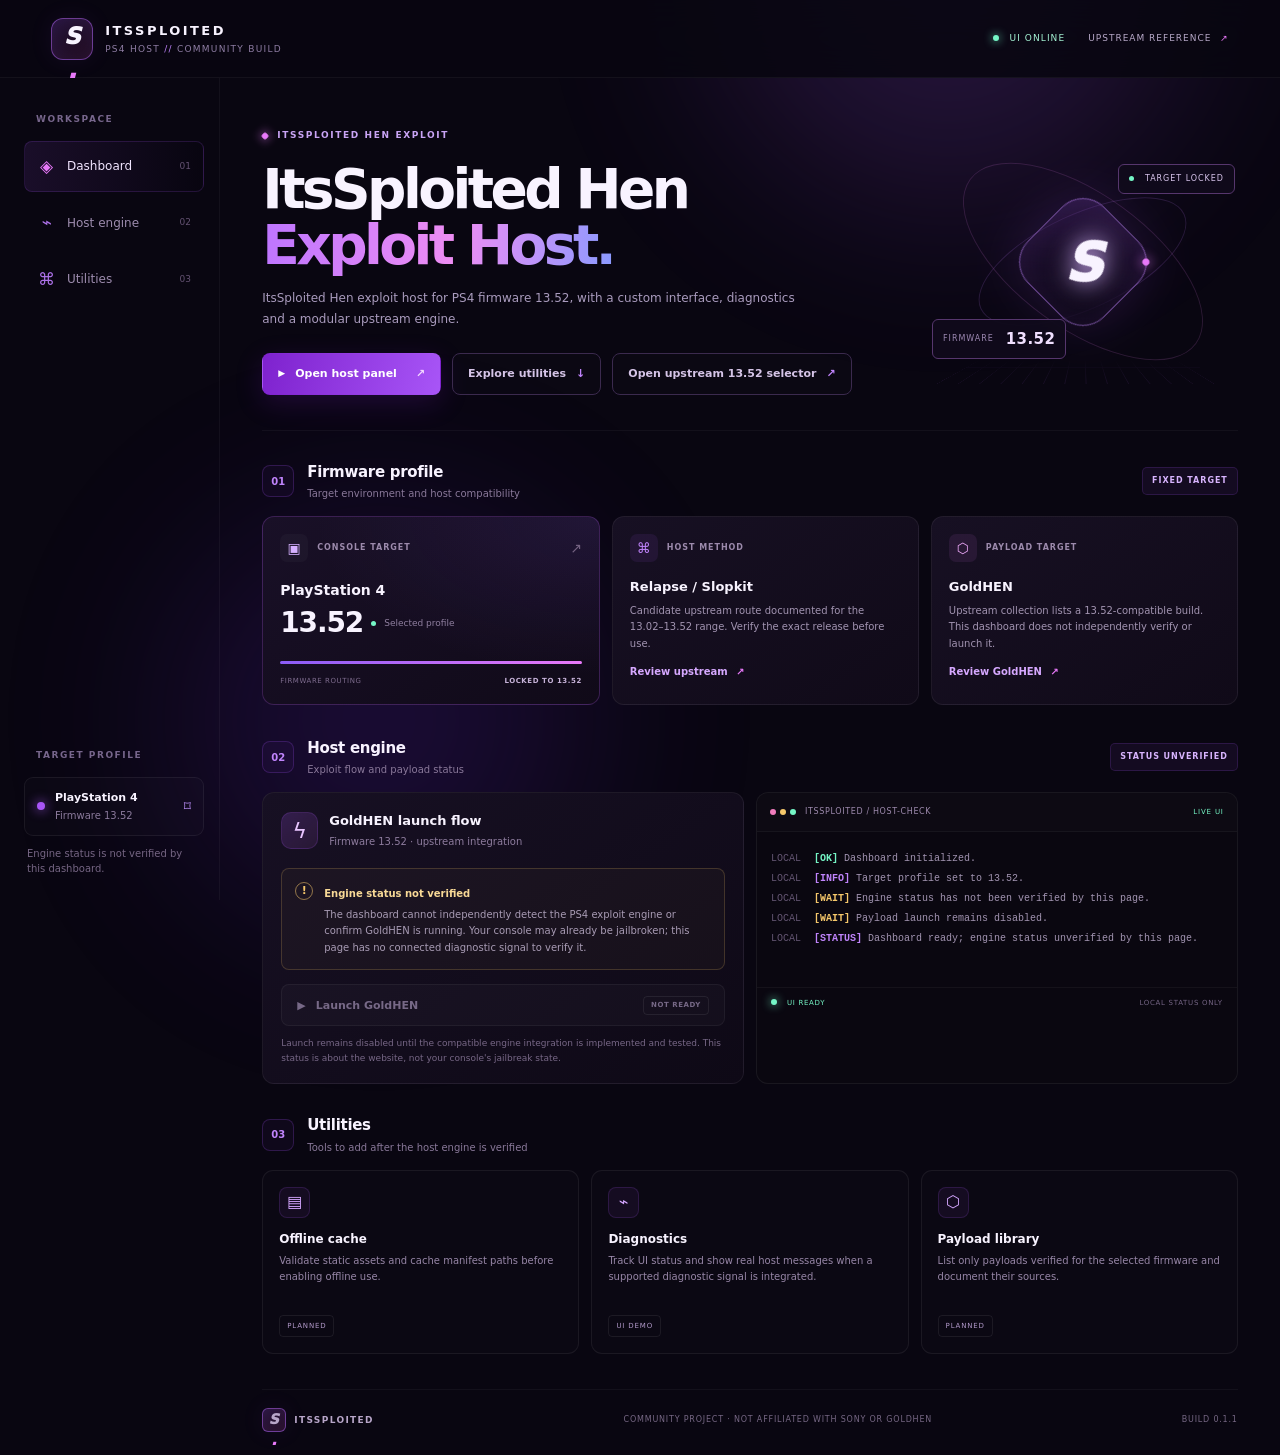
<file: index.html>
<!doctype html>
<html lang="en">
<head>
  <meta charset="utf-8">
  <meta name="viewport" content="width=device-width, initial-scale=1">
  <meta name="theme-color" content="#090611">
  <meta name="description" content="ItsSploited PS4 Host — firmware 13.52 project.">
  <title>ItsSploited // PS4 Host</title>
  <link rel="stylesheet" href="assets__css__main.css">
</head>
<body>
  <div class="ambient ambient-a"></div><div class="ambient ambient-b"></div>
  <header class="topbar">
    <a class="brand" href="./" aria-label="ItsSploited home">
      <span class="logo">S<span>.</span></span>
      <span class="brand-copy"><strong>ITSSPLOITED</strong><small>PS4 HOST <i>//</i> COMMUNITY BUILD</small></span>
    </a>
    <div class="top-right">
      <span class="connection"><i></i> UI ONLINE</span>
      <a class="github-link" href="https://github.com/eddieygaming/ps4aio" target="_blank" rel="noopener noreferrer">UPSTREAM REFERENCE <span>↗</span></a>
    </div>
  </header>

  <main class="shell">
    <aside class="sidebar">
      <div class="side-label">WORKSPACE</div>
      <a class="nav-item active" href="#dashboard"><span class="nav-icon">◈</span> Dashboard <b>01</b></a>
      <a class="nav-item" href="#host"><span class="nav-icon">⌁</span> Host engine <b>02</b></a>
      <a class="nav-item" href="#utilities"><span class="nav-icon">⌘</span> Utilities <b>03</b></a>
      <div class="sidebar-bottom">
        <div class="side-label">TARGET PROFILE</div>
        <div class="target-mini"><span class="ps-dot"></span><div><strong>PlayStation 4</strong><small>Firmware 13.52</small></div><span class="lock">⌑</span></div>
        <div class="sidebar-note">Engine status is not verified by this dashboard.</div>
      </div>
    </aside>

    <div class="content" id="dashboard">
      <section class="hero">
        <div class="hero-copy">
          <div class="eyebrow"><span></span> ITSSPLOITED HEN EXPLOIT</div>
          <h1>ItsSploited Hen<br><em>Exploit Host.</em></h1>
          <p>ItsSploited Hen exploit host for PS4 firmware 13.52, with a custom interface, diagnostics and a modular upstream engine.</p>
          <div class="hero-actions">
            <a class="btn btn-primary" href="#host"><span class="play">▶</span> Open host panel <span class="arrow">↗</span></a>
            <a class="btn btn-quiet" href="#utilities">Explore utilities <span>↓</span></a>
            <a class="btn btn-quiet" href="relapse__version-selector.html">Open upstream 13.52 selector <span>↗</span></a>
          </div>
        </div>
        <div class="hero-art" aria-hidden="true">
          <div class="orbit orbit-one"></div><div class="orbit orbit-two"></div>
          <div class="core"><span>S</span><i></i></div>
          <div class="float-tag tag-top"><span class="tiny-pulse"></span> TARGET LOCKED</div>
          <div class="float-tag tag-bottom"><small>FIRMWARE</small><strong>13.52</strong></div>
          <div class="grid-floor"></div>
        </div>
      </section>

      <section class="section-title">
        <div><span class="section-number">01</span><div><h2>Firmware profile</h2><p>Target environment and host compatibility</p></div></div>
        <span class="pill pill-purple">FIXED TARGET</span>
      </section>
      <section class="profile-grid">
        <article class="profile-card main-profile">
          <div class="card-top"><span class="device-icon">▣</span><span class="tiny-label">CONSOLE TARGET</span><span class="corner-mark">↗</span></div>
          <div class="profile-name">PlayStation 4</div>
          <div class="firmware-line"><strong>13.52</strong><span class="verified-dot"></span><span>Selected profile</span></div>
          <div class="progress-track"><span></span></div>
          <div class="profile-bottom"><span>FIRMWARE ROUTING</span><strong>LOCKED TO 13.52</strong></div>
        </article>
        <article class="profile-card compact-card">
          <div class="card-top"><span class="device-icon purple">⌘</span><span class="tiny-label">HOST METHOD</span></div>
          <h3>Relapse / Slopkit</h3>
          <p>Candidate upstream route documented for the 13.02–13.52 range. Verify the exact release before use.</p>
          <a href="https://github.com/eddieygaming/ps4aio" target="_blank" rel="noopener noreferrer" class="text-link">Review upstream <span>↗</span></a>
        </article>
        <article class="profile-card compact-card">
          <div class="card-top"><span class="device-icon pink">⬡</span><span class="tiny-label">PAYLOAD TARGET</span></div>
          <h3>GoldHEN</h3>
          <p>Upstream collection lists a 13.52-compatible build. This dashboard does not independently verify or launch it.</p>
          <a href="https://github.com/GoldHEN/GoldHEN" target="_blank" rel="noopener noreferrer" class="text-link">Review GoldHEN <span>↗</span></a>
        </article>
      </section>

      <section class="section-title host-title" id="host">
        <div><span class="section-number">02</span><div><h2>Host engine</h2><p>Exploit flow and payload status</p></div></div>
        <span class="pill pill-purple"><i></i> STATUS UNVERIFIED</span>
      </section>
      <section class="engine-layout">
        <article class="engine-card">
          <div class="engine-heading"><div class="engine-icon">ϟ</div><div><h3>GoldHEN launch flow</h3><p>Firmware 13.52 · upstream integration</p></div></div>
          <div class="warning-box"><span>!</span><div><strong>Engine status not verified</strong><p>The dashboard cannot independently detect the PS4 exploit engine or confirm GoldHEN is running. Your console may already be jailbroken; this page has no connected diagnostic signal to verify it.</p></div></div>
          <button class="btn btn-disabled" id="launchButton" disabled><span>▶</span> Launch GoldHEN <small>NOT READY</small></button>
          <p class="fineprint">Launch remains disabled until the compatible engine integration is implemented and tested. This status is about the website, not your console's jailbreak state.</p>
        </article>
        <article class="terminal-card">
          <div class="terminal-top"><div><span class="terminal-dot"></span><span class="terminal-dot"></span><span class="terminal-dot"></span></div><span>ITSSPLOITED / HOST-CHECK</span><span class="live-label">LIVE UI</span></div>
          <div class="terminal-body" id="terminal" aria-live="polite">
            <p><time>LOCAL</time> <b class="ok">[OK]</b> Dashboard initialized.</p>
            <p><time>LOCAL</time> <b class="info">[INFO]</b> Target profile set to 13.52.</p>
            <p><time>LOCAL</time> <b class="wait">[WAIT]</b> Engine status has not been verified by this page.</p>
            <p><time>LOCAL</time> <b class="wait">[WAIT]</b> Payload launch remains disabled.</p>
          </div>
          <div class="terminal-bottom"><span><i></i> UI READY</span><span>LOCAL STATUS ONLY</span></div>
        </article>
      </section>

      <section class="section-title" id="utilities">
        <div><span class="section-number">03</span><div><h2>Utilities</h2><p>Tools to add after the host engine is verified</p></div></div>
      </section>
      <section class="utility-grid">
        <article class="utility-card"><div class="utility-icon">▤</div><h3>Offline cache</h3><p>Validate static assets and cache manifest paths before enabling offline use.</p><span class="utility-state">PLANNED</span></article>
        <article class="utility-card"><div class="utility-icon">⌁</div><h3>Diagnostics</h3><p>Track UI status and show real host messages when a supported diagnostic signal is integrated.</p><span class="utility-state">UI DEMO</span></article>
        <article class="utility-card"><div class="utility-icon">⬡</div><h3>Payload library</h3><p>List only payloads verified for the selected firmware and document their sources.</p><span class="utility-state">PLANNED</span></article>
      </section>

      <footer><div class="footer-brand"><span class="logo mini">S<span>.</span></span><strong>ITSSPLOITED</strong></div><span>COMMUNITY PROJECT · NOT AFFILIATED WITH SONY OR GOLDHEN</span><span>BUILD 0.1.1</span></footer>
    </div>
  </main>
  <script src="assets__js__app.js"></script>
</body>
</html>
</file>
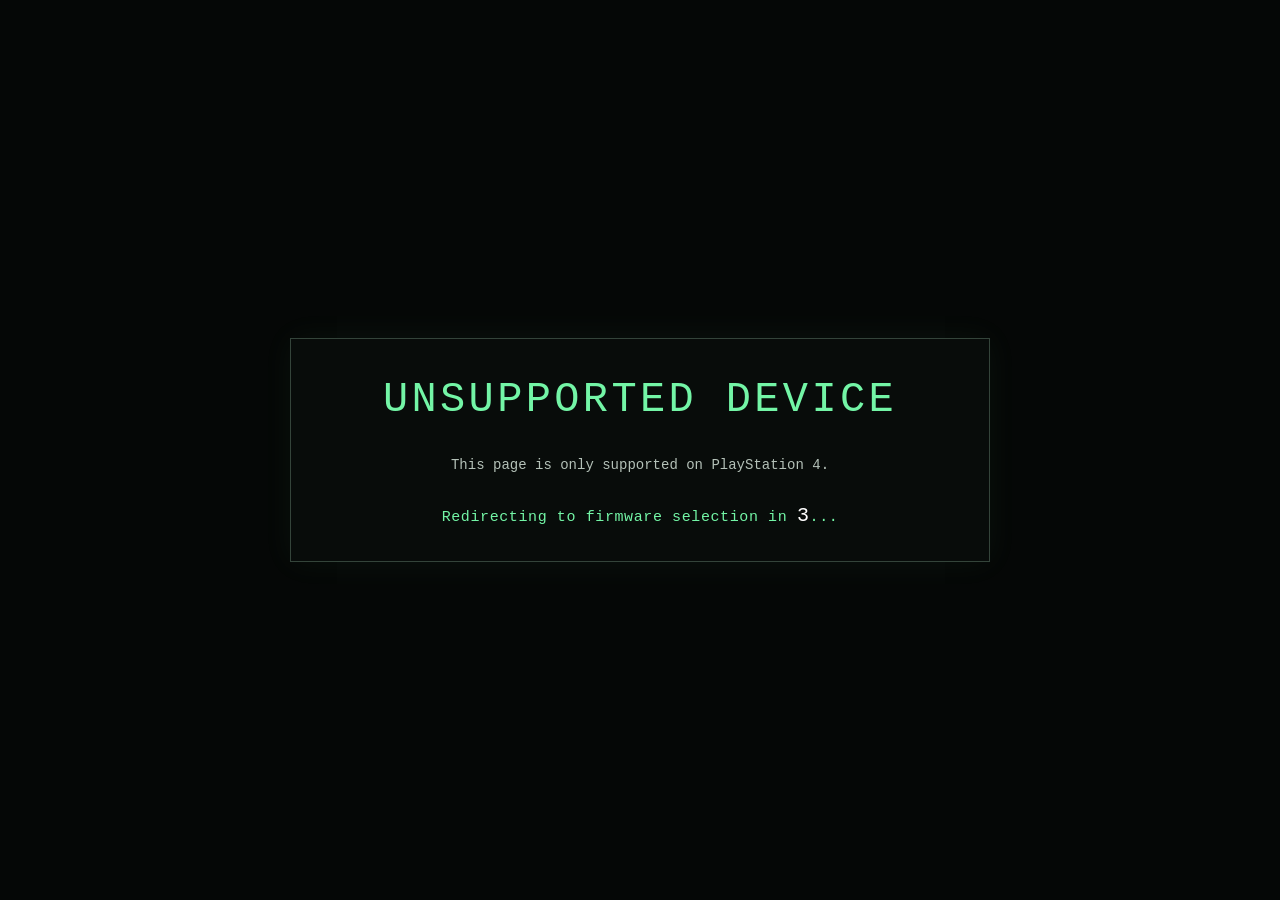
<file: relapse__goldhen__index.html>
<!DOCTYPE html>
<html lang="en" manifest="relapse__goldhen__cache.manifest">

<head>
  <meta charset="UTF-8">
  <meta name="viewport" content="width=device-width, initial-scale=1.0">
  <title>PlayStation Relapse Host</title>
  <link rel="icon" type="image/png" href="../pstation.png">
  <style>
    :root {
      --bg: #050706;
      --panel: #080c0a;
      --raised: #0d1510;
      --line: #34443a;
      --line-bright: #607b68;
      --text: #f1f6f2;
      --muted: #b4c1b8;
      --dim: #86958b;
      --green: #73f5a6;
      --red: #ff9b9b;
      --yellow: #e4d27b;
    }

    * {
      box-sizing: border-box;
      margin: 0;
      padding: 0;
    }

    html {
      background: var(--bg);
    }

    html, body {
      min-height: 100%;
    }

    body {
      background-color: var(--bg);
      background-image:
        linear-gradient(rgba(115, 245, 166, 0.03) 1px, transparent 1px),
        linear-gradient(90deg, rgba(115, 245, 166, 0.03) 1px, transparent 1px);
      background-size: 32px 32px;
      color: var(--text);
      display: flex;
      flex-direction: column;
      font: 16px/1.5 "SFMono-Regular", Consolas, "Liberation Mono", monospace;
      min-height: 100vh;
      overflow-x: hidden;
    }

    .container {
      display: flex;
      flex: 1 0 auto;
      flex-direction: column;
      justify-content: center;
      margin: 0 auto;
      padding: 24px 0 20px;
      width: min(100% - 64px, 1120px);
    }

    .header-section,
    .status-container,
    .controls-section {
      background: rgba(8, 12, 10, 0.92);
      border: 1px solid var(--line);
    }

    .header-section {
      margin-bottom: 12px;
      padding: 20px 28px 22px;
      position: relative;
    }

    .header-section::before {
      color: var(--green);
      content: "●  PS4 / Relapse HOST";
      display: block;
      font-size: 13px;
      letter-spacing: 0.12em;
      margin-bottom: 16px;
    }

    .header-section::after {
      color: var(--dim);
      content: "SYS / READY   //   MANUAL MODE";
      font-size: 12px;
      letter-spacing: 0.08em;
      position: absolute;
      right: 28px;
      top: 21px;
    }

    .main-title {
      color: var(--text);
      font-size: clamp(30px, 5vw, 50px);
      font-weight: 400;
      letter-spacing: -0.07em;
      line-height: 1.05;
    }

    .main-title::before {
      color: var(--green);
      content: "> ";
    }

    .subtitle {
      color: var(--green);
      font-size: 16px;
      margin-top: 12px;
    }

    .version-info {
      color: var(--muted);
      font-size: 14px;
      margin-top: 7px;
    }

    #det {
      color: var(--dim);
      display: block;
      font-size: 12px;
      margin-top: 7px;
      overflow-wrap: anywhere;
    }

    #cache {
      color: var(--dim);
      display: block;
      font-size: 20px;
      font-weight: bold;
      margin-top: 10px;
      min-height: 24px;
      overflow-wrap: anywhere;
    }

    #cache.cacheok {
      color: var(--green);
    }

    #browser {
        color: var(--dim);
        display: block;
        font-size: 12px;
        margin-top: 5px;
        overflow-wrap: anywhere;
    }
    
    #browser.browserok {
        color: var(--green);
    }

    .status-container {
      color: var(--muted);
      padding: 14px 18px;
    }

    .status-label,
    .section-title {
      border-bottom: 1px solid var(--line);
      color: var(--muted);
      font-size: 14px;
      letter-spacing: 0.12em;
      margin-bottom: 12px;
      padding-bottom: 9px;
      text-transform: uppercase;
    }

    #state {
      background: var(--panel);
      border: 1px solid var(--line-bright);
      color: var(--text);
      font: inherit;
      font-size: 13px;
      line-height: 1.45;
      min-height: 42px;
      padding: 10px 14px;
      white-space: pre-wrap;
    }

    #state.ok {
      color: var(--green);
    }

    #state.warn {
      color: var(--yellow);
    }

    #state.bad {
      color: var(--red);
    }

    .controls-section {
      margin-top: 12px;
      padding: 16px 18px;
    }

    #controls {
      align-items: center;
      display: flex;
      flex-wrap: wrap;
      gap: 10px 14px;
    }

    .control-label {
      color: var(--muted);
      font-size: 13px;
      letter-spacing: 0.08em;
      text-transform: uppercase;
    }

    .action-button,
    .auto-jb-label {
      background: var(--panel);
      border: 1px solid var(--line-bright);
      border-radius: 0;
      color: var(--text);
      cursor: pointer;
      font: inherit;
      min-height: 42px;
      padding: 8px 14px;
      transition:
        background-color 160ms ease,
        border-color 160ms ease,
        color 160ms ease;
    }

    .action-button:hover,
    .action-button:focus,
    .auto-jb-label:hover {
      background: var(--raised);
      border-color: var(--green);
      color: var(--green);
      outline: none;
    }

    #jailbreakBtn {
      display: inline-flex;
      align-items: center;
      justify-content: center;
      min-width: 140px;
    }

    #jailbreakBtn:disabled {
      cursor: wait;
      opacity: 0.55;
    }

    .auto-jb {
      align-items: center;
      display: inline-flex;
      width: fit-content;
    }

    .auto-jb-label {
      align-items: center;
      display: inline-flex;
      font-size: 14px;
      gap: 8px;
      white-space: nowrap;
    }

    #autoJbInput {
      accent-color: var(--green);
      height: 18px;
      margin: 0;
      width: 18px;
    }

    #autoJbCountdown {
      color: var(--green);
      font-size: 13px;
      min-width: 34px;
    }

    .credits {
      border-top: 1px solid var(--line);
      color: var(--muted);
      flex: 0 0 auto;
      font-size: 13px;
      margin: 0 auto;
      padding: 8px 20px 10px;
      text-align: center;
      width: min(100% - 64px, 1120px);
    }

    .credits a {
      color: var(--text);
    }

    .credits a:hover,
    .credits a:focus {
      color: var(--green);
    }

    @media (max-width: 820px) {
      body {
        overflow: auto;
      }

      .container {
        justify-content: flex-start;
        padding: 24px 0 20px;
        width: min(100% - 32px, 560px);
      }

      .header-section {
        padding: 20px 18px 22px;
      }

      .header-section::after {
        display: none;
      }

      .main-title {
        font-size: clamp(30px, 9vw, 44px);
      }

      #controls {
        align-items: stretch;
        flex-direction: column;
      }

      .action-button,
      .auto-jb {
        width: 100%;
      }

      .auto-jb-label {
        width: fit-content;
      }
    }

    @media (max-width: 430px) {
      .main-title {
        font-size: 30px;
      }

      .auto-jb-label {
        max-width: 100%;
      }
    }
  </style>
</head>

<body>
  <main class="container">
    <section class="header-section">
      <h1 class="main-title">Play Station 4 Relapse</h1>
      <p class="subtitle">Offline PlayStation 4 Exploit Host</p>
      <p class="version-info">PS4 FW 13.02–13.52</p>
      <p id="det">Detecting firmware...</p>
      <p id="browser">Detecting browser...</p>
      <p id="cache">Checking offline cache...</p>
    </section>
    <section class="status-container">
      <div class="status-label">System status</div>
      <div id="state" class="ok">Ready. Waiting for user action...</div>
    </section>
    <section class="controls-section">
      <div class="section-title">Exploit control</div>
      <div id="controls">
        <span class="control-label">Manual launch</span>
        <button id="jailbreakBtn" class="action-button" type="button">
          Jailbreak
        </button>
        <div class="auto-jb">
          <label class="auto-jb-label" for="autoJbInput">
            <input id="autoJbInput" type="checkbox">
            <span>Auto Jailbreak</span>
            <span id="autoJbCountdown" aria-live="polite"></span>
          </label>
        </div>
      </div>
    </section>
  </main>
  <footer class="credits">
    <span>Github Repository</span>
    <span> - </span>
    <a href="https://github.com/itskenethb?tab=repositories">itskenethb</a>
  </footer>

  <script>
  (function () {
    var browserEl = document.getElementById("browser");
    var stateEl = document.getElementById("state");
    var detEl = document.getElementById("det");
    var cacheEl = document.getElementById("cache");
    var jailbreakBtn = document.getElementById("jailbreakBtn");
    var autoJbInput = document.getElementById("autoJbInput");
    var autoJbCountdown = document.getElementById("autoJbCountdown");

    var params = new URLSearchParams(location.search);
    var autoJailbreakTimer = null;
    var launchAllowed = false;

   var browserEl = document.getElementById("browser");
   
   function detectBrowser() {
    var ua = navigator.userAgent || "";
    var device = "Unknown device";

    if (/PlayStation 4/i.test(ua)) {
        device = "PlayStation 4";
    } else if (/PlayStation 5/i.test(ua)) {
        device = "PlayStation 5";
    } else if (/Windows/i.test(ua)) {
        device = "Windows";
    } else if (/Android/i.test(ua)) {
        device = "Android";
    } else if (/iPhone/i.test(ua)) {
        device = "iPhone";
    } else if (/iPad/i.test(ua)) {
        device = "iPad";
    } else if (/Macintosh/i.test(ua)) {
        device = "Mac";
    } else if (/Linux/i.test(ua)) {
        device = "Linux";
    }
    browserEl.textContent = "Running on: " + device + " | " + ua;
}
detectBrowser();

    function setState(text, cls) {
      stateEl.textContent = text;
      stateEl.className = cls || "";
    }

    function setCache(text, ok) {
      cacheEl.textContent = text;
      cacheEl.className = ok ? "cacheok" : "";
    }

    /*
     * Firmware detection
     * The PS4 reports the minor firmware component in hexadecimal.
     */
    var SUPPORTED = {
      1302: 1,
      1304: 1,
      1350: 1,
      1352: 1
    };

    var key = null;
    var fwnum = null;

    var m = /PlayStation\s+4[\/ ](\d+)\.(\d+)/.exec(navigator.userAgent);

    if (m) {
      var ms = parseInt(m[2], 16).toString(16);

      if (ms.length < 2) {
        ms = "0" + ms;
      }

      key = m[1] + "." + ms;
      fwnum = parseInt(m[1], 10) * 100 + parseInt(ms, 10);
    }

    var forced = params.get("force") === "1";
    var supported = forced || (fwnum !== null && SUPPORTED[fwnum] === 1);

    detEl.innerHTML =
      "firmware <b>" + (key || "unknown") + "</b>" +
      (supported
        ? " &middot; <b>supported</b>"
        : " &middot; not in this build's kernel table");

    /*
     * IMPORTANT:
     * Unlike the original second page, successful cache validation does
     * NOT automatically launch jb.html. The user must press Jailbreak,
     * or explicitly enable Auto Jailbreak.
     */
    var target = "relapse__goldhen__jb.html" + location.search;

    function go() {
      if (!launchAllowed) {
        return;
      }

      setState("loading jailbreak...", "warn");
      jailbreakBtn.disabled = true;

      setTimeout(function () {
        location.replace(target);
      }, 100);
    }

    function startAutoJailbreak() {
      if (!supported || !launchAllowed) {
        return;
      }

      if (autoJailbreakTimer !== null) {
        clearInterval(autoJailbreakTimer);
        autoJailbreakTimer = null;
      }

      var countdown = 3;

      autoJbCountdown.textContent = "in: " + countdown;
      setState("AUTO JAILBREAK armed...", "warn");

      autoJailbreakTimer = setInterval(function () {
        countdown--;

        if (countdown > 0) {
          autoJbCountdown.textContent = "in: " + countdown;
        } else {
          clearInterval(autoJailbreakTimer);
          autoJailbreakTimer = null;
          autoJbCountdown.textContent = "";
          go();
        }
      }, 1000);
    }

    function stopAutoJailbreak() {
      if (autoJailbreakTimer !== null) {
        clearInterval(autoJailbreakTimer);
        autoJailbreakTimer = null;
      }

      autoJbCountdown.textContent = "";
    }

    /*
     * Firmware gate:
     * Unsupported firmware is never launched automatically.
     * The Jailbreak button can still be enabled with force=1.
     */
    if (!supported) {
      setState(
        "UNSUPPORTED FIRMWARE\n" +
        (key || "unknown") +
        " -- use ?force=1 to enable manual launch.",
        "bad"
      );

      jailbreakBtn.disabled = true;
      autoJbInput.disabled = true;
    } else {
      launchAllowed = true;
      jailbreakBtn.disabled = false;
      autoJbInput.disabled = false;
      setState("Ready. Press Jailbreak to launch.", "ok");
    }

    /*
     * Cache validation.
     * Cache status is displayed, but it never redirects the page.
     */
    var ac = window.applicationCache;

    if (!ac || !document.documentElement.hasAttribute("manifest")) {
      setCache("application cache unavailable");
    } else if (!navigator.onLine) {
      setCache("offline -- using cached resources", true);
    } else if (ac.status === ac.IDLE) {
      setCache("cached -- offline ready", true);
    } else if (ac.status === ac.UPDATEREADY) {
      try { ac.swapCache(); } catch (e) {}
      setCache("update downloaded -- offline ready", true);
    } else {
      setCache("checking cache...");

      ac.addEventListener("downloading", function () {
        setCache("caching for offline (first run)...");
      }, false);

      ac.addEventListener("progress", function (e) {
        if (e && e.total) {
          setCache(
            "caching " +
            Math.round((e.loaded / e.total) * 100) +
            "%"
          );
        }
      }, false);

      ac.addEventListener("cached", function () {
        setCache("cached for offline use disconnect to the internet first and rerun this page", true);
      }, false);

      ac.addEventListener("updateready", function () {
        try { ac.swapCache(); } catch (e) {}
        setCache("update downloaded -- offline ready", true);
      }, false);

      ac.addEventListener("noupdate", function () {
        setCache("cached -- offline ready", true);
      }, false);

      ac.addEventListener("error", function () {
        setCache("cache unavailable");
      }, false);

      ac.addEventListener("obsolete", function () {
        setCache("cache obsolete");
      }, false);
    }

    jailbreakBtn.addEventListener("click", function () {
      stopAutoJailbreak();

      if (!supported) {
        setState(
          "Launch blocked for unsupported firmware.\n" +
          "Use ?force=1 if you intentionally want to run it.",
          "bad"
        );
        return;
      }

      launchAllowed = true;
      go();
    });

    autoJbInput.addEventListener("change", function () {
      if (this.checked) {
        if (!supported || !launchAllowed) {
          this.checked = false;
          return;
        }

        startAutoJailbreak();
      } else {
        stopAutoJailbreak();

        if (supported) {
          setState("Ready. Press Jailbreak to launch.", "ok");
        }
      }
    });

  })();
  </script>
  <script>
(function () {
    
    var FIRMWARE_MODE = 'range';
    var MIN_FIRMWARE = 13.02;
    var MAX_FIRMWARE = 13.52;
    
    // var FIRMWARE_MODE = 'exact';
    // var REQUIRED_FIRMWARE = 6.72;

    // var FIRMWARE_MODE = 'list';
    // var ALLOWED_FIRMWARES = [9.00,9.03,9.04,9.50];

    function getRootSelector() {
      return 'relapse__version-selector.html';
    }

    function getPS4Firmware() {
        var ua = navigator.userAgent;
        if (/PlayStation 5/i.test(ua)) {
            return null;
        }
        if (!/PlayStation 4/i.test(ua)) {
            return null;
        }
        var match = ua.match(
            /PlayStation\s+4[\/ ](\d+)\.(\d+)/
        );
        if (!match) {
            return null;
        }
        return parseFloat(match[1] + "." + match[2]);
    }

    function isPS4() {
        var ua = navigator.userAgent;
        if (/PlayStation 5/i.test(ua)) {
            return false;
        }
        return /PlayStation 4/i.test(ua);
    }

    function isFirmwareSupported(firmware) {
        if (firmware === null) {
            return false;
        }

        if (FIRMWARE_MODE === 'exact') {
            return firmware === REQUIRED_FIRMWARE;
        }

        if (FIRMWARE_MODE === 'range') {
            return (
                firmware >= MIN_FIRMWARE &&
                firmware <= MAX_FIRMWARE
            );
        }

        if (FIRMWARE_MODE === 'list') {
            return ALLOWED_FIRMWARES.indexOf(firmware) !== -1;
        }
        return false;
    }

    function getSupportedFirmwareText() {
        if (FIRMWARE_MODE === 'exact') {
            return REQUIRED_FIRMWARE.toFixed(2);
        }

        if (FIRMWARE_MODE === 'range') {
            return (
                MIN_FIRMWARE.toFixed(2) +
                ' - ' +
                MAX_FIRMWARE.toFixed(2)
            );
        }

        if (FIRMWARE_MODE === 'list') {
            return ALLOWED_FIRMWARES
                .map(function (fw) {
                    return fw.toFixed(2);
                })
                .join(', ');
        }
        return 'UNKNOWN';
    }

    function showUnsupportedDevice() {
        document.documentElement.classList.add(
            'security-error'
        );
        var screen = document.createElement('div');
        screen.id = 'securityScreen';
        screen.innerHTML =
            '<div class="security-message">' +
                '<div class="security-title">' +
                    'UNSUPPORTED DEVICE' +
                '</div>' +
                '<div class="security-info">' +
                    'This page is only supported on PlayStation 4.' +
                '</div>' +
                '<div class="security-countdown">' +
                    'Redirecting to firmware selection in ' +
                    '<span id="securityCountdown">3</span>...' +
                '</div>' +
            '</div>';
        document.body.appendChild(screen);
        startCountdown();
    }

    function showUnsupportedFirmware(firmware) {
        document.documentElement.classList.add(
            'security-error'
        );
        var screen = document.createElement('div');
        screen.id = 'securityScreen';
        screen.innerHTML =
            '<div class="security-message">' +
                '<div class="security-title">' +
                    'FIRMWARE NOT SUPPORTED' +
                '</div>' +
                '<div class="security-info">' +
                    'Detected firmware: ' +
                    (
                        firmware !== null
                            ? firmware.toFixed(2)
                            : 'UNKNOWN'
                    ) +
                '</div>' +
                '<div class="security-info">' +
                    'Supported firmware: ' +
                    getSupportedFirmwareText() +
                '</div>' +
                '<div class="security-countdown">' +
                    'Redirecting to firmware selection in ' +
                    '<span id="securityCountdown">3</span>...' +
                '</div>' +
            '</div>';
        document.body.appendChild(screen);
        startCountdown();
    }

    function startCountdown() {
        var countdown = 3;
        var countdownElement =
            document.getElementById('securityCountdown');
        var timer = setInterval(function () {
            countdown--;
            if (countdown <= 0) {
                clearInterval(timer);
                window.location.href =
                    getRootSelector();
                return;
            }
            countdownElement.textContent =
                countdown;
        }, 1000);
    }

    var style = document.createElement('style');
    style.textContent = `
        html.security-error,
        html.security-error body {
            width: 100% !important;
            height: 100% !important;
            min-height: 100% !important;
            margin: 0 !important;
            padding: 0 !important;
            overflow: hidden !important;
            background: #050706 !important;
        }
        
        html.security-error body > *:not(#securityScreen) {
            display: none !important;
        }

        #securityScreen {
            position: fixed;
            inset: 0;
            display: flex;
            align-items: center;
            justify-content: center;
            background: #050706;
            color: #73f5a6;
            font-family:
                "SFMono-Regular",
                Consolas,
                "Liberation Mono",
                monospace;
            text-align: center;
            z-index: 999999;
        }

        .security-message {
            width: min(90%, 700px);
            padding: 30px;
            border: 1px solid #34443a;
            background: #080c0a;
            box-shadow:
                0 0 30px rgba(115, 245, 166, 0.05);
        }

        .security-title {
            color: #73f5a6;
            font-size: clamp(24px, 5vw, 42px);
            font-weight: 400;
            letter-spacing: 0.08em;
            margin-bottom: 22px;
        }

        .security-info {
            color: #b4c1b8;
            font-size: 14px;
            line-height: 1.7;
        }

        .security-countdown {
            color: #73f5a6;
            font-size: 15px;
            margin-top: 24px;
            letter-spacing: 0.04em;
        }

        #securityCountdown {
            color: #ffffff;
            font-size: 20px;
        }
    `;

    document.head.appendChild(style);
    var detectedFirmware = getPS4Firmware();

    if (!isPS4()) {
        showUnsupportedDevice();
        return;
    }

    if (!isFirmwareSupported(detectedFirmware)) {
        showUnsupportedFirmware(detectedFirmware);
        return;
    }
})();
</script>
</body>
</html>
</file>
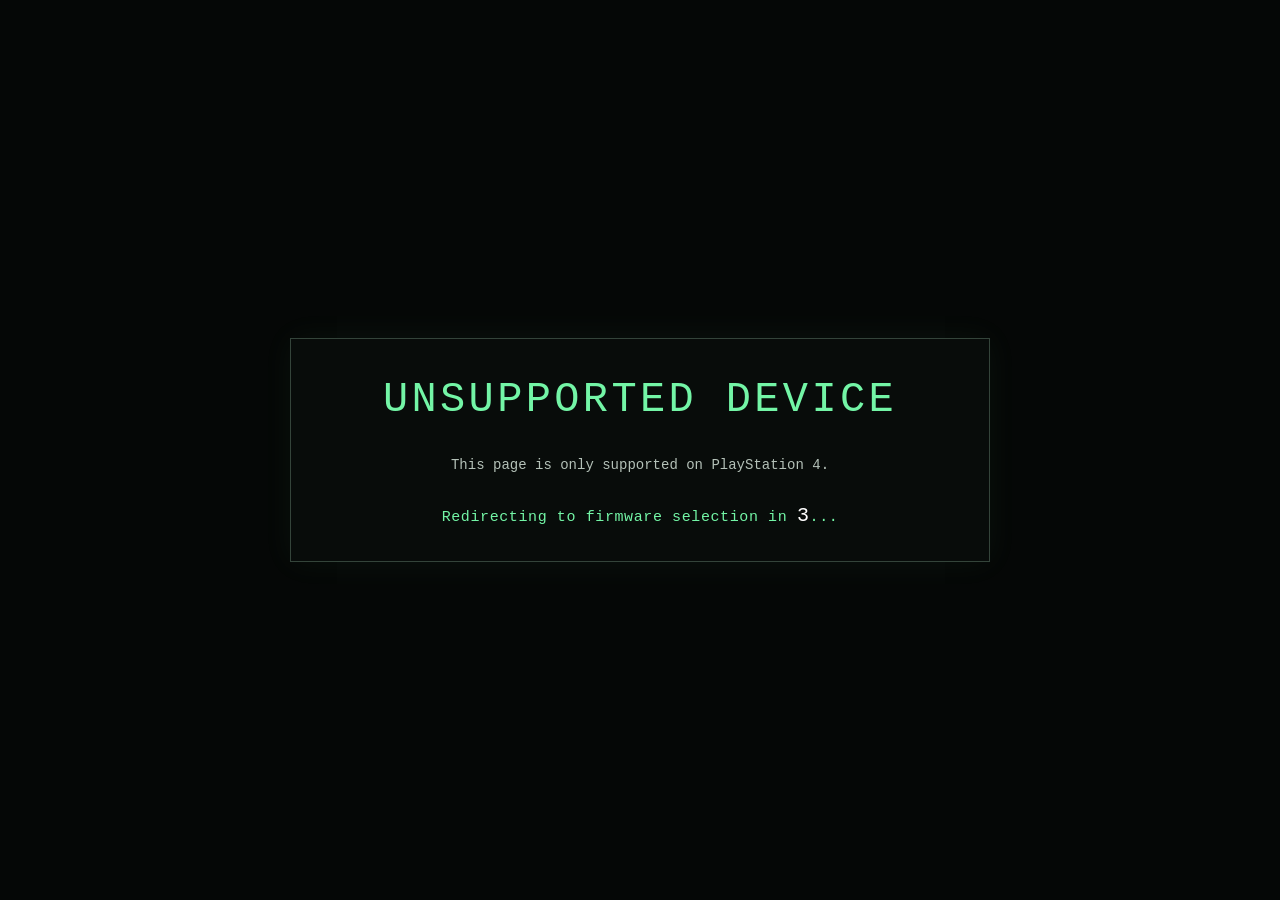
<file: relapse__HEN__index.html>
<!DOCTYPE html>
<html lang="en" manifest="relapse__HEN__cache.manifest">

<head>
  <meta charset="UTF-8">
  <meta name="viewport" content="width=device-width, initial-scale=1.0">
  <title>PlayStation Relapse Host</title>
  <link rel="icon" type="image/png" href="../pstation.png">
  <style>
    :root {
      --bg: #050706;
      --panel: #080c0a;
      --raised: #0d1510;
      --line: #34443a;
      --line-bright: #607b68;
      --text: #f1f6f2;
      --muted: #b4c1b8;
      --dim: #86958b;
      --green: #73f5a6;
      --red: #ff9b9b;
      --yellow: #e4d27b;
    }

    * {
      box-sizing: border-box;
      margin: 0;
      padding: 0;
    }

    html {
      background: var(--bg);
    }

    html, body {
      min-height: 100%;
    }

    body {
      background-color: var(--bg);
      background-image:
        linear-gradient(rgba(115, 245, 166, 0.03) 1px, transparent 1px),
        linear-gradient(90deg, rgba(115, 245, 166, 0.03) 1px, transparent 1px);
      background-size: 32px 32px;
      color: var(--text);
      display: flex;
      flex-direction: column;
      font: 16px/1.5 "SFMono-Regular", Consolas, "Liberation Mono", monospace;
      min-height: 100vh;
      overflow-x: hidden;
    }

    .container {
      display: flex;
      flex: 1 0 auto;
      flex-direction: column;
      justify-content: center;
      margin: 0 auto;
      padding: 24px 0 20px;
      width: min(100% - 64px, 1120px);
    }

    .header-section,
    .status-container,
    .controls-section {
      background: rgba(8, 12, 10, 0.92);
      border: 1px solid var(--line);
    }

    .header-section {
      margin-bottom: 12px;
      padding: 20px 28px 22px;
      position: relative;
    }

    .header-section::before {
      color: var(--green);
      content: "●  PS4 / Relapse HOST";
      display: block;
      font-size: 13px;
      letter-spacing: 0.12em;
      margin-bottom: 16px;
    }

    .header-section::after {
      color: var(--dim);
      content: "SYS / READY   //   MANUAL MODE";
      font-size: 12px;
      letter-spacing: 0.08em;
      position: absolute;
      right: 28px;
      top: 21px;
    }

    .main-title {
      color: var(--text);
      font-size: clamp(30px, 5vw, 50px);
      font-weight: 400;
      letter-spacing: -0.07em;
      line-height: 1.05;
    }

    .main-title::before {
      color: var(--green);
      content: "> ";
    }

    .subtitle {
      color: var(--green);
      font-size: 16px;
      margin-top: 12px;
    }

    .version-info {
      color: var(--muted);
      font-size: 14px;
      margin-top: 7px;
    }

    #det {
      color: var(--dim);
      display: block;
      font-size: 12px;
      margin-top: 7px;
      overflow-wrap: anywhere;
    }

    #cache {
      color: var(--dim);
      display: block;
      font-size: 20px;
      font-weight: bold;  
      margin-top: 10px;
      min-height: 24px;
      overflow-wrap: anywhere;
    }

    #cache.cacheok {
      color: var(--green);
    }

    #browser {
        color: var(--dim);
        display: block;
        font-size: 12px;
        margin-top: 5px;
        overflow-wrap: anywhere;
    }
    
    #browser.browserok {
        color: var(--green);
    }

    .status-container {
      color: var(--muted);
      padding: 14px 18px;
    }

    .status-label,
    .section-title {
      border-bottom: 1px solid var(--line);
      color: var(--muted);
      font-size: 14px;
      letter-spacing: 0.12em;
      margin-bottom: 12px;
      padding-bottom: 9px;
      text-transform: uppercase;
    }

    #state {
      background: var(--panel);
      border: 1px solid var(--line-bright);
      color: var(--text);
      font: inherit;
      font-size: 13px;
      line-height: 1.45;
      min-height: 42px;
      padding: 10px 14px;
      white-space: pre-wrap;
    }

    #state.ok {
      color: var(--green);
    }

    #state.warn {
      color: var(--yellow);
    }

    #state.bad {
      color: var(--red);
    }

    .controls-section {
      margin-top: 12px;
      padding: 16px 18px;
    }

    #controls {
      align-items: center;
      display: flex;
      flex-wrap: wrap;
      gap: 10px 14px;
    }

    .control-label {
      color: var(--muted);
      font-size: 13px;
      letter-spacing: 0.08em;
      text-transform: uppercase;
    }

    .action-button,
    .auto-jb-label {
      background: var(--panel);
      border: 1px solid var(--line-bright);
      border-radius: 0;
      color: var(--text);
      cursor: pointer;
      font: inherit;
      min-height: 42px;
      padding: 8px 14px;
      transition:
        background-color 160ms ease,
        border-color 160ms ease,
        color 160ms ease;
    }

    .action-button:hover,
    .action-button:focus,
    .auto-jb-label:hover {
      background: var(--raised);
      border-color: var(--green);
      color: var(--green);
      outline: none;
    }

    #jailbreakBtn {
      display: inline-flex;
      align-items: center;
      justify-content: center;
      min-width: 140px;
    }

    #jailbreakBtn:disabled {
      cursor: wait;
      opacity: 0.55;
    }

    .auto-jb {
      align-items: center;
      display: inline-flex;
      width: fit-content;
    }

    .auto-jb-label {
      align-items: center;
      display: inline-flex;
      font-size: 14px;
      gap: 8px;
      white-space: nowrap;
    }

    #autoJbInput {
      accent-color: var(--green);
      height: 18px;
      margin: 0;
      width: 18px;
    }

    #autoJbCountdown {
      color: var(--green);
      font-size: 13px;
      min-width: 34px;
    }

    .credits {
      border-top: 1px solid var(--line);
      color: var(--muted);
      flex: 0 0 auto;
      font-size: 13px;
      margin: 0 auto;
      padding: 8px 20px 10px;
      text-align: center;
      width: min(100% - 64px, 1120px);
    }

    .credits a {
      color: var(--text);
    }

    .credits a:hover,
    .credits a:focus {
      color: var(--green);
    }

    @media (max-width: 820px) {
      body {
        overflow: auto;
      }

      .container {
        justify-content: flex-start;
        padding: 24px 0 20px;
        width: min(100% - 32px, 560px);
      }

      .header-section {
        padding: 20px 18px 22px;
      }

      .header-section::after {
        display: none;
      }

      .main-title {
        font-size: clamp(30px, 9vw, 44px);
      }

      #controls {
        align-items: stretch;
        flex-direction: column;
      }

      .action-button,
      .auto-jb {
        width: 100%;
      }

      .auto-jb-label {
        width: fit-content;
      }
    }

    @media (max-width: 430px) {
      .main-title {
        font-size: 30px;
      }

      .auto-jb-label {
        max-width: 100%;
      }
    }
  </style>
</head>

<body>
  <main class="container">
    <section class="header-section">
      <h1 class="main-title">Play Station 4 Relapse</h1>
      <p class="subtitle">Offline PlayStation 4 Exploit Host</p>
      <p class="version-info">PS4 FW 13.02–13.52</p>
      <p id="det">Detecting firmware...</p>
      <p id="browser">Detecting browser...</p>
      <p id="cache">Checking offline cache...</p>
    </section>
    <section class="status-container">
      <div class="status-label">System status</div>
      <div id="state" class="ok">Ready. Waiting for user action...</div>
    </section>
    <section class="controls-section">
      <div class="section-title">Exploit control</div>
      <div id="controls">
        <span class="control-label">Manual launch</span>
        <button id="jailbreakBtn" class="action-button" type="button">
          Jailbreak
        </button>
        <div class="auto-jb">
          <label class="auto-jb-label" for="autoJbInput">
            <input id="autoJbInput" type="checkbox">
            <span>Auto Jailbreak</span>
            <span id="autoJbCountdown" aria-live="polite"></span>
          </label>
        </div>
      </div>
    </section>
  </main>
  <footer class="credits">
    <span>Github Repository</span>
    <span> - </span>
    <a href="https://github.com/itskenethb?tab=repositories">itskenethb</a>
  </footer>

  <script>
  (function () {
    var browserEl = document.getElementById("browser");
    var stateEl = document.getElementById("state");
    var detEl = document.getElementById("det");
    var cacheEl = document.getElementById("cache");
    var jailbreakBtn = document.getElementById("jailbreakBtn");
    var autoJbInput = document.getElementById("autoJbInput");
    var autoJbCountdown = document.getElementById("autoJbCountdown");

    var params = new URLSearchParams(location.search);
    var autoJailbreakTimer = null;
    var launchAllowed = false;

   var browserEl = document.getElementById("browser");
   
   function detectBrowser() {
    var ua = navigator.userAgent || "";
    var device = "Unknown device";

    if (/PlayStation 4/i.test(ua)) {
        device = "PlayStation 4";
    } else if (/PlayStation 5/i.test(ua)) {
        device = "PlayStation 5";
    } else if (/Windows/i.test(ua)) {
        device = "Windows";
    } else if (/Android/i.test(ua)) {
        device = "Android";
    } else if (/iPhone/i.test(ua)) {
        device = "iPhone";
    } else if (/iPad/i.test(ua)) {
        device = "iPad";
    } else if (/Macintosh/i.test(ua)) {
        device = "Mac";
    } else if (/Linux/i.test(ua)) {
        device = "Linux";
    }
    browserEl.textContent = "Running on: " + device + " | " + ua;
}
detectBrowser();

    function setState(text, cls) {
      stateEl.textContent = text;
      stateEl.className = cls || "";
    }

    function setCache(text, ok) {
      cacheEl.textContent = text;
      cacheEl.className = ok ? "cacheok" : "";
    }

    /*
     * Firmware detection
     * The PS4 reports the minor firmware component in hexadecimal.
     */
    var SUPPORTED = {
      1302: 1,
      1304: 1,
      1350: 1,
      1352: 1
    };

    var key = null;
    var fwnum = null;

    var m = /PlayStation\s+4[\/ ](\d+)\.(\d+)/.exec(navigator.userAgent);

    if (m) {
      var ms = parseInt(m[2], 16).toString(16);

      if (ms.length < 2) {
        ms = "0" + ms;
      }

      key = m[1] + "." + ms;
      fwnum = parseInt(m[1], 10) * 100 + parseInt(ms, 10);
    }

    var forced = params.get("force") === "1";
    var supported = forced || (fwnum !== null && SUPPORTED[fwnum] === 1);

    detEl.innerHTML =
      "firmware <b>" + (key || "unknown") + "</b>" +
      (supported
        ? " &middot; <b>supported</b>"
        : " &middot; not in this build's kernel table");

    /*
     * IMPORTANT:
     * Unlike the original second page, successful cache validation does
     * NOT automatically launch jb.html. The user must press Jailbreak,
     * or explicitly enable Auto Jailbreak.
     */
    var target = "relapse__HEN__jb.html" + location.search;

    function go() {
      if (!launchAllowed) {
        return;
      }

      setState("loading jailbreak...", "warn");
      jailbreakBtn.disabled = true;

      setTimeout(function () {
        location.replace(target);
      }, 100);
    }

    function startAutoJailbreak() {
      if (!supported || !launchAllowed) {
        return;
      }

      if (autoJailbreakTimer !== null) {
        clearInterval(autoJailbreakTimer);
        autoJailbreakTimer = null;
      }

      var countdown = 3;

      autoJbCountdown.textContent = "in: " + countdown;
      setState("AUTO JAILBREAK armed...", "warn");

      autoJailbreakTimer = setInterval(function () {
        countdown--;

        if (countdown > 0) {
          autoJbCountdown.textContent = "in: " + countdown;
        } else {
          clearInterval(autoJailbreakTimer);
          autoJailbreakTimer = null;
          autoJbCountdown.textContent = "";
          go();
        }
      }, 1000);
    }

    function stopAutoJailbreak() {
      if (autoJailbreakTimer !== null) {
        clearInterval(autoJailbreakTimer);
        autoJailbreakTimer = null;
      }

      autoJbCountdown.textContent = "";
    }

    /*
     * Firmware gate:
     * Unsupported firmware is never launched automatically.
     * The Jailbreak button can still be enabled with force=1.
     */
    if (!supported) {
      setState(
        "UNSUPPORTED FIRMWARE\n" +
        (key || "unknown") +
        " -- use ?force=1 to enable manual launch.",
        "bad"
      );

      jailbreakBtn.disabled = true;
      autoJbInput.disabled = true;
    } else {
      launchAllowed = true;
      jailbreakBtn.disabled = false;
      autoJbInput.disabled = false;
      setState("Ready. Press Jailbreak to launch.", "ok");
    }

    /*
     * Cache validation.
     * Cache status is displayed, but it never redirects the page.
     */
    var ac = window.applicationCache;

    if (!ac || !document.documentElement.hasAttribute("manifest")) {
      setCache("application cache unavailable");
    } else if (!navigator.onLine) {
      setCache("offline -- using cached resources", true);
    } else if (ac.status === ac.IDLE) {
      setCache("cached -- offline ready", true);
    } else if (ac.status === ac.UPDATEREADY) {
      try { ac.swapCache(); } catch (e) {}
      setCache("update downloaded -- offline ready", true);
    } else {
      setCache("checking cache...");

      ac.addEventListener("downloading", function () {
        setCache("caching for offline (first run)...");
      }, false);

      ac.addEventListener("progress", function (e) {
        if (e && e.total) {
          setCache(
            "caching " +
            Math.round((e.loaded / e.total) * 100) +
            "%"
          );
        }
      }, false);

      ac.addEventListener("cached", function () {
        setCache("cached for offline use disconnect to the internet first and rerun this page", true);
      }, false);

      ac.addEventListener("updateready", function () {
        try { ac.swapCache(); } catch (e) {}
        setCache("update downloaded -- offline ready", true);
      }, false);

      ac.addEventListener("noupdate", function () {
        setCache("cached -- offline ready", true);
      }, false);

      ac.addEventListener("error", function () {
        setCache("cache unavailable");
      }, false);

      ac.addEventListener("obsolete", function () {
        setCache("cache obsolete");
      }, false);
    }

    jailbreakBtn.addEventListener("click", function () {
      stopAutoJailbreak();

      if (!supported) {
        setState(
          "Launch blocked for unsupported firmware.\n" +
          "Use ?force=1 if you intentionally want to run it.",
          "bad"
        );
        return;
      }

      launchAllowed = true;
      go();
    });

    autoJbInput.addEventListener("change", function () {
      if (this.checked) {
        if (!supported || !launchAllowed) {
          this.checked = false;
          return;
        }

        startAutoJailbreak();
      } else {
        stopAutoJailbreak();

        if (supported) {
          setState("Ready. Press Jailbreak to launch.", "ok");
        }
      }
    });

  })();
  </script>
  <script>
(function () {
    
    var FIRMWARE_MODE = 'range';
    var MIN_FIRMWARE = 13.02;
    var MAX_FIRMWARE = 13.52;
    
    // var FIRMWARE_MODE = 'exact';
    // var REQUIRED_FIRMWARE = 6.72;

    // var FIRMWARE_MODE = 'list';
    // var ALLOWED_FIRMWARES = [9.00,9.03,9.04,9.50];

    function getRootSelector() {
      return 'relapse__version-selector.html';
    }

    function getPS4Firmware() {
        var ua = navigator.userAgent;
        if (/PlayStation 5/i.test(ua)) {
            return null;
        }
        if (!/PlayStation 4/i.test(ua)) {
            return null;
        }
        var match = ua.match(
            /PlayStation\s+4[\/ ](\d+)\.(\d+)/
        );
        if (!match) {
            return null;
        }
        return parseFloat(match[1] + "." + match[2]);
    }

    function isPS4() {
        var ua = navigator.userAgent;
        if (/PlayStation 5/i.test(ua)) {
            return false;
        }
        return /PlayStation 4/i.test(ua);
    }

    function isFirmwareSupported(firmware) {
        if (firmware === null) {
            return false;
        }

        if (FIRMWARE_MODE === 'exact') {
            return firmware === REQUIRED_FIRMWARE;
        }

        if (FIRMWARE_MODE === 'range') {
            return (
                firmware >= MIN_FIRMWARE &&
                firmware <= MAX_FIRMWARE
            );
        }

        if (FIRMWARE_MODE === 'list') {
            return ALLOWED_FIRMWARES.indexOf(firmware) !== -1;
        }
        return false;
    }

    function getSupportedFirmwareText() {
        if (FIRMWARE_MODE === 'exact') {
            return REQUIRED_FIRMWARE.toFixed(2);
        }

        if (FIRMWARE_MODE === 'range') {
            return (
                MIN_FIRMWARE.toFixed(2) +
                ' - ' +
                MAX_FIRMWARE.toFixed(2)
            );
        }

        if (FIRMWARE_MODE === 'list') {
            return ALLOWED_FIRMWARES
                .map(function (fw) {
                    return fw.toFixed(2);
                })
                .join(', ');
        }
        return 'UNKNOWN';
    }

    function showUnsupportedDevice() {
        document.documentElement.classList.add(
            'security-error'
        );
        var screen = document.createElement('div');
        screen.id = 'securityScreen';
        screen.innerHTML =
            '<div class="security-message">' +
                '<div class="security-title">' +
                    'UNSUPPORTED DEVICE' +
                '</div>' +
                '<div class="security-info">' +
                    'This page is only supported on PlayStation 4.' +
                '</div>' +
                '<div class="security-countdown">' +
                    'Redirecting to firmware selection in ' +
                    '<span id="securityCountdown">3</span>...' +
                '</div>' +
            '</div>';
        document.body.appendChild(screen);
        startCountdown();
    }

    function showUnsupportedFirmware(firmware) {
        document.documentElement.classList.add(
            'security-error'
        );
        var screen = document.createElement('div');
        screen.id = 'securityScreen';
        screen.innerHTML =
            '<div class="security-message">' +
                '<div class="security-title">' +
                    'FIRMWARE NOT SUPPORTED' +
                '</div>' +
                '<div class="security-info">' +
                    'Detected firmware: ' +
                    (
                        firmware !== null
                            ? firmware.toFixed(2)
                            : 'UNKNOWN'
                    ) +
                '</div>' +
                '<div class="security-info">' +
                    'Supported firmware: ' +
                    getSupportedFirmwareText() +
                '</div>' +
                '<div class="security-countdown">' +
                    'Redirecting to firmware selection in ' +
                    '<span id="securityCountdown">3</span>...' +
                '</div>' +
            '</div>';
        document.body.appendChild(screen);
        startCountdown();
    }

    function startCountdown() {
        var countdown = 3;
        var countdownElement =
            document.getElementById('securityCountdown');
        var timer = setInterval(function () {
            countdown--;
            if (countdown <= 0) {
                clearInterval(timer);
                window.location.href =
                    getRootSelector();
                return;
            }
            countdownElement.textContent =
                countdown;
        }, 1000);
    }

    var style = document.createElement('style');
    style.textContent = `
        html.security-error,
        html.security-error body {
            width: 100% !important;
            height: 100% !important;
            min-height: 100% !important;
            margin: 0 !important;
            padding: 0 !important;
            overflow: hidden !important;
            background: #050706 !important;
        }
        
        html.security-error body > *:not(#securityScreen) {
            display: none !important;
        }

        #securityScreen {
            position: fixed;
            inset: 0;
            display: flex;
            align-items: center;
            justify-content: center;
            background: #050706;
            color: #73f5a6;
            font-family:
                "SFMono-Regular",
                Consolas,
                "Liberation Mono",
                monospace;
            text-align: center;
            z-index: 999999;
        }

        .security-message {
            width: min(90%, 700px);
            padding: 30px;
            border: 1px solid #34443a;
            background: #080c0a;
            box-shadow:
                0 0 30px rgba(115, 245, 166, 0.05);
        }

        .security-title {
            color: #73f5a6;
            font-size: clamp(24px, 5vw, 42px);
            font-weight: 400;
            letter-spacing: 0.08em;
            margin-bottom: 22px;
        }

        .security-info {
            color: #b4c1b8;
            font-size: 14px;
            line-height: 1.7;
        }

        .security-countdown {
            color: #73f5a6;
            font-size: 15px;
            margin-top: 24px;
            letter-spacing: 0.04em;
        }

        #securityCountdown {
            color: #ffffff;
            font-size: 20px;
        }
    `;

    document.head.appendChild(style);
    var detectedFirmware = getPS4Firmware();

    if (!isPS4()) {
        showUnsupportedDevice();
        return;
    }

    if (!isFirmwareSupported(detectedFirmware)) {
        showUnsupportedFirmware(detectedFirmware);
        return;
    }
})();
</script>
</body>
</html>
</file>
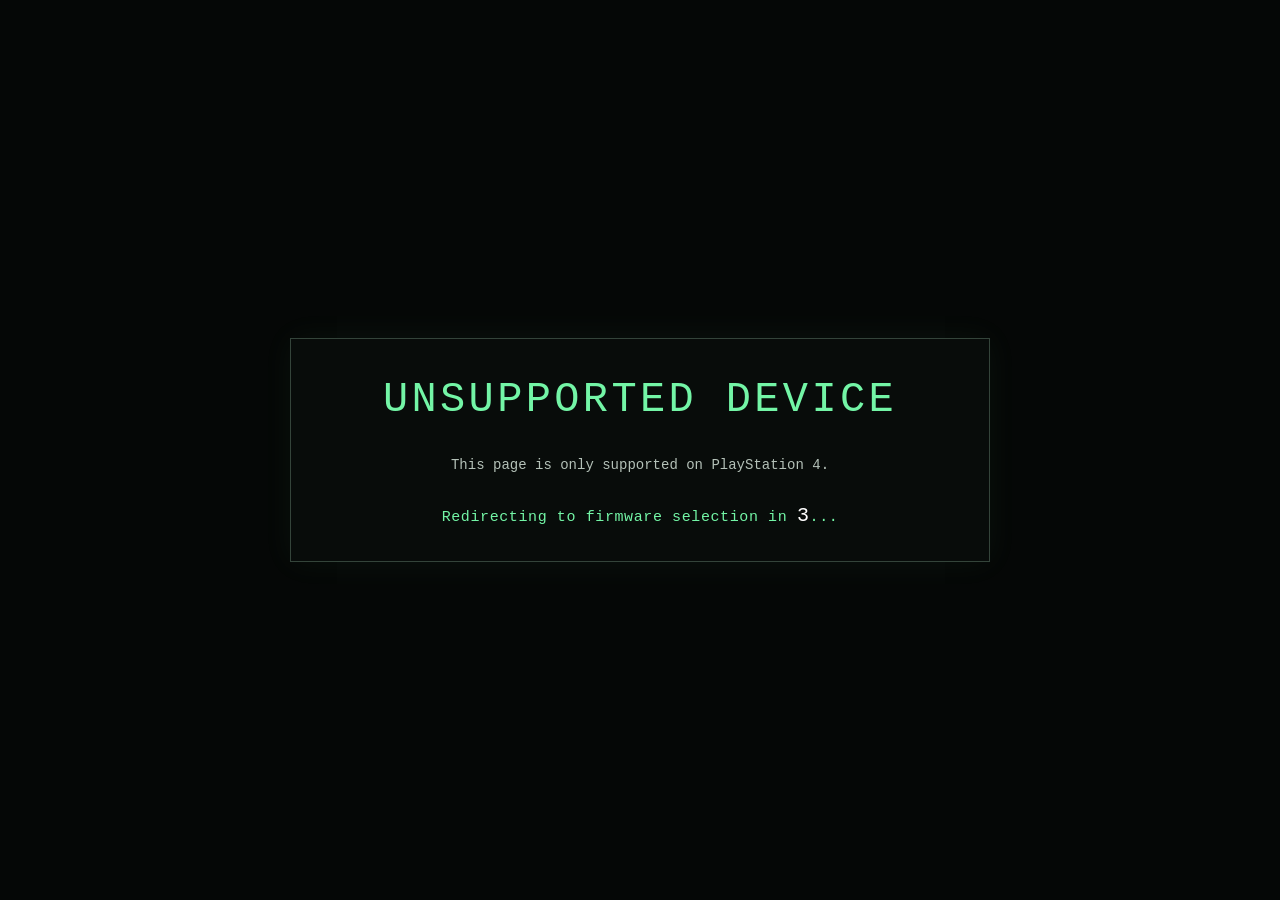
<file: relapse__version-selector.html>
<!DOCTYPE html>
<html lang="en">

<head>
    <meta charset="UTF-8">
    <meta name="viewport" content="width=device-width, initial-scale=1.0">
    <title>PlayStation 4 Relapse - Version Selection</title>
    <link rel="icon" type="image/png" href="pstation.png">    
    <style>
        :root {
            --bg: #050706;
            --panel: #080c0a;
            --panel-raised: #0d1510;
            --line: #34443a;
            --line-bright: #607b68;
            --text: #f1f6f2;
            --muted: #b4c1b8;
            --dim: #86958b;
            --green: #73f5a6;
            --green-soft: #36bd77;
            --amber: #dfbd73;
        }

        * {
            box-sizing: border-box;
            margin: 0;
            padding: 0;
        }

        #cache {
            color: var(--dim);
            display: block;
            font-size: 12px;
            margin-top: 5px;
            min-height: 18px;
            overflow-wrap: anywhere;
        }

        html {
            background: var(--bg);
        }

        body {
            display: flex;
            flex-direction: column;
            min-height: 100vh;
            background-color: var(--bg);
            background-image: linear-gradient(rgba(115, 245, 166, 0.03) 1px, transparent 1px),
                linear-gradient(90deg, rgba(115, 245, 166, 0.03) 1px, transparent 1px);
            background-size: 32px 32px;
            color: var(--text);
            font-family: "SFMono-Regular", Consolas, "Liberation Mono", monospace;
            font-size: 17px;
            line-height: 1.5;
            overflow-x: hidden;
        }

        .bg-decoration {
            display: none;
        }

        .container {
            width: min(100% - 64px, 1120px);
            display: flex;
            flex: 1 0 auto;
            flex-direction: column;
            justify-content: center;
            min-height: 0;
            margin: 0 auto;
            padding: 26px 0 28px;
        }

        .header-section {
            background: rgba(8, 12, 10, 0.92);
            border: 1px solid var(--line);
            padding: 20px 28px 24px;
            position: relative;
        }

        .header-section::before {
            color: var(--green);
            content: "●  PS4 / Relapse HOST";
            display: block;
            font-size: 14px;
            letter-spacing: 0.12em;
            margin-bottom: 18px;
        }

        .header-section::after {
            color: var(--dim);
            content: "SYS / READY   //   FW 13.02–13.52";
            font-size: 13px;
            letter-spacing: 0.08em;
            position: absolute;
            right: 32px;
            top: 21px;
        }

        .main-title {
            color: var(--text);
            font-size: clamp(32px, 5vw, 50px);
            font-weight: 400;
            letter-spacing: -0.07em;
            line-height: 1.05;
            max-width: 900px;
        }

        .main-title::before {
            color: var(--green);
            content: "> ";
        }

        .subtitle {
            color: var(--green);
            font-size: 17px;
            letter-spacing: 0.08em;
            margin-top: 14px;
            text-transform: uppercase;
        }

        .description {
            color: var(--muted);
            font-size: 15px;
            line-height: 1.55;
            margin-top: 8px;
            max-width: 650px;
        }

        .version-selection {
            background: rgba(8, 12, 10, 0.82);
            border: 1px solid var(--line);
            margin-top: 10px;
            padding: 18px 22px 16px;
        }

        .section-title {
            align-items: center;
            color: var(--muted);
            display: flex;
            font-size: 14px;
            justify-content: space-between;
            letter-spacing: 0.12em;
            border-bottom: 1px solid var(--line);
            margin-bottom: 12px;
            padding-bottom: 10px;
            text-transform: uppercase;
        }

        .section-title::before {
            color: var(--dim);
            content: "$ select --homebrew enabler";
            font-size: 13px;
            letter-spacing: 0.04em;
            order: 1;
            text-transform: none;
        }

        .section-title::after {
            content: "";
        }

        .version-grid {
            display: grid;
            gap: 12px;
            grid-template-columns: repeat(2, minmax(0, 1fr));
        }

        .version-card {
            align-items: center;
            background: var(--panel);
            border: 1px solid var(--line);
            border-left: 2px solid var(--line-bright);
            cursor: pointer;
            display: grid;
            gap: 12px 18px;
            grid-template-columns: 42px minmax(0, 1fr);
            grid-template-rows: auto 1fr auto;
            min-height: 184px;
            padding: 20px 22px;
            text-align: left;
            transition: background-color 160ms ease, border-color 160ms ease, box-shadow 160ms ease;
        }

        .version-card:hover,
        .version-card:focus {
            background: var(--panel-raised);
            border-color: var(--green-soft);
            border-left-color: var(--green);
            outline: none;
        }

        .version-card:focus-visible {
            box-shadow: 0 0 0 1px var(--green), 0 0 24px rgba(134, 245, 175, 0.08);
        }

        .version-card.latest {
            border-left-color: var(--green);
        }

        .card-index {
            align-self: start;
            color: var(--dim);
            font-size: 15px;
            grid-row: 1 / span 3;
            padding-top: 2px;
        }

        .version-card.latest .card-index {
            color: var(--green);
        }

        .version-badge {
            color: var(--amber);
            display: block;
            font-size: 13px;
            letter-spacing: 0.1em;
            margin-bottom: 10px;
            text-transform: uppercase;
        }

        .version-badge.latest {
            color: var(--green);
        }

        .version-title {
            color: var(--text);
            font-size: 21px;
            font-weight: 400;
        }

        .version-number {
            color: var(--green);
            font-size: 16px;
            margin-left: 8px;
        }

        .version-description {
            color: var(--muted);
            font-size: 14px;
            line-height: 1.5;
            margin-top: 8px;
        }

        .card-action {
            color: var(--dim);
            font-size: 14px;
            grid-column: 2;
            letter-spacing: 0.08em;
            margin-top: 12px;
            white-space: nowrap;
        }

        .version-card:hover .card-action,
        .version-card:focus .card-action {
            color: var(--green);
        }

        .version-selection::after {
            color: var(--muted);
            content: "↑↓ navigate   enter select";
            display: block;
            font-size: 13px;
            margin-top: 10px;
            text-align: right;
        }

        .credits {
            border-top: 1px solid var(--line);
            color: var(--muted);
            flex: 0 0 auto;
            font-size: 13px;
            margin: 0 auto;
            padding: 8px 20px 10px;
            text-align: center;
            width: min(100% - 64px, 1120px);
        }

        .credits-line {
            display: inline;
        }

        .credits-line + .credits-line::before {
            color: var(--line-bright);
            content: "  //  ";
        }

        .credit-label {
            color: var(--muted);
        }

        .credits a {
            color: var(--text);
            text-decoration: none;
        }

        .credits a:hover,
        .credits a:focus {
            color: var(--green);
        }

        @media (max-width: 760px) {
            .container {
                min-height: 0;
                padding: 22px 0 20px;
                width: min(100% - 32px, 560px);
            }

            .header-section {
                padding: 22px 20px 26px;
            }

            .header-section::after {
                display: none;
            }

            .main-title {
                font-size: clamp(32px, 10vw, 48px);
            }

            .section-title {
                align-items: flex-start;
                flex-direction: column;
                gap: 4px;
            }

            .section-title::before {
                order: 0;
            }

            .version-grid {
                grid-template-columns: 1fr;
            }

            .version-card {
                gap: 12px;
                grid-template-columns: 30px minmax(0, 1fr);
                min-height: 190px;
                padding: 22px 18px;
            }

            .version-selection {
                padding: 18px 16px 16px;
            }

            .credits {
                width: min(100% - 32px, 560px);
            }

            .card-action {
                display: block;
            }

            .version-description {
                max-width: 100%;
            }

            .version-selection::after {
                text-align: left;
            }

            .credits-line {
                display: block;
            }

            .credits-line + .credits-line::before {
                content: "";
                display: block;
                height: 4px;
            }
        }
    </style>
</head>

<body>
    <div class="bg-decoration" aria-hidden="true">
        <div class="floating-shape shape-1"></div>
        <div class="floating-shape shape-2"></div>
        <div class="floating-shape shape-3"></div>
    </div>

    <main class="container">
        <header class="header-section">
            <h1 class="main-title">Play Station 4 Relapse</h1>
            <p class="subtitle">Choose Your Homebrew Enabler</p>
            <p class="description">Select the Homebrew Enabler to cache and use. The host supports PS4 firmwares ranging from 13.02–13.52.</p>
        </header>

        <section class="version-selection" aria-label="GoldHEN versions">
            <div class="section-title">Available Versions</div>
            <div class="version-grid">
                <div class="version-card latest" onclick="selectVersion('2.2.0Beta')" tabindex="0"
                    data-version="latest">
                    <span class="card-index">01</span>
                    <div>
                        <div class="version-badge latest">Variation 1</div>
                        <div class="version-description">[Minimal]</div>
                        <div class="version-title">HEN<span class="version-number">2.2.0 Beta</span></div>
                        <div class="version-description">Latest HEN in beta uses by the developers when they discovered new jailbreak on the latest firmwares</div>
                    </div>
                    <span class="card-action">[ SELECT ]</span>
                </div>
                <div class="version-card latest" onclick="selectVersion('Beta')" tabindex="0"
                    data-version="latest">
                    <span class="card-index">02</span>
                    <div>
                        <div class="version-badge latest">Variation 2</div>
                        <div class="version-description">[Many Features]</div>
                        <div class="version-title">GoldHEN<span class="version-number">v2.4b18.11 for 13.52 and v2.4b18.12 for 13.02-13.50</span></div>
                        <div class="version-description">Latest GoldHEN in beta recommended for most of the users</div>
                    </div>
                    <span class="card-action">[ SELECT ]</span>
                </div>
            </div>
        </section>
    </main>

    <footer class="credits">
        <div class="credits-line">
            <span class="credit-label">Github Repository -</span>
            <a href="https://github.com/itskenethb?tab=repositories" class="nodeplay-link">itskenethb</a>
        </div>
    </footer>

    <script>
        function selectVersion(version) {
            // Store the selected version in localStorage
            localStorage.setItem('selectedGoldHENVersion', version);

            // Redirect to appropriate cache page based on version
            if (version === '2.2.0Beta') {
                window.location.href = 'relapse__HEN__index.html';
            } else if (version === 'Beta') {
                window.location.href = 'relapse__goldhen__index.html';
            }
        }

        // Gamepad navigation
        let currentFocus = 0;
        const cards = document.querySelectorAll('.version-card');

        // Handle keyboard navigation
        document.addEventListener('keydown', function (event) {
            switch (event.key) {
                case 'ArrowLeft':
                case 'ArrowUp':
                    event.preventDefault();
                    currentFocus = currentFocus > 0 ? currentFocus - 1 : cards.length - 1;
                    cards[currentFocus].focus();
                    break;
                case 'ArrowRight':
                case 'ArrowDown':
                    event.preventDefault();
                    currentFocus = currentFocus < cards.length - 1 ? currentFocus + 1 : 0;
                    cards[currentFocus].focus();
                    break;
                case 'Enter':
                case ' ':
                    event.preventDefault();
                    cards[currentFocus].click();
                    break;
            }
        });

        // Track focus changes
        cards.forEach((card, index) => {
            card.addEventListener('focus', function () {
                currentFocus = index;
            });

            // Handle Enter key on focused element
            card.addEventListener('keydown', function (event) {
                if (event.key === 'Enter' || event.key === ' ') {
                    event.preventDefault();
                    this.click();
                }
            });
        });

        // Add click animation effect
        document.querySelectorAll('.version-card').forEach(card => {
            card.addEventListener('mousedown', function () {
                this.style.transform = 'translateY(-2px) scale(0.98)';
            });

            card.addEventListener('mouseup', function () {
                this.style.transform = 'translateY(-5px) scale(1)';
            });

            card.addEventListener('mouseleave', function () {
                this.style.transform = 'translateY(0px) scale(1)';
            });

            card.addEventListener('blur', function () {
                this.style.transform = 'translateY(0px) scale(1)';
            });
        });
    </script>
    <script>
(function () {
    
    var FIRMWARE_MODE = 'range';
    var MIN_FIRMWARE = 13.02;
    var MAX_FIRMWARE = 13.52;
    
    // var FIRMWARE_MODE = 'exact';
    // var REQUIRED_FIRMWARE = 6.72;

    // var FIRMWARE_MODE = 'list';
    // var ALLOWED_FIRMWARES = [9.00,9.03,9.04,9.50];

    function getRootSelector() {
        return 'version-selector.html';
    }

    function getPS4Firmware() {
        var ua = navigator.userAgent;
        if (/PlayStation 5/i.test(ua)) {
            return null;
        }
        if (!/PlayStation 4/i.test(ua)) {
            return null;
        }
        var match = ua.match(
            /PlayStation\s+4[\/ ](\d+)\.(\d+)/
        );
        if (!match) {
            return null;
        }
        return parseFloat(match[1] + "." + match[2]);
    }

    function isPS4() {
        var ua = navigator.userAgent;
        if (/PlayStation 5/i.test(ua)) {
            return false;
        }
        return /PlayStation 4/i.test(ua);
    }

    function isFirmwareSupported(firmware) {
        if (firmware === null) {
            return false;
        }

        if (FIRMWARE_MODE === 'exact') {
            return firmware === REQUIRED_FIRMWARE;
        }

        if (FIRMWARE_MODE === 'range') {
            return (
                firmware >= MIN_FIRMWARE &&
                firmware <= MAX_FIRMWARE
            );
        }

        if (FIRMWARE_MODE === 'list') {
            return ALLOWED_FIRMWARES.indexOf(firmware) !== -1;
        }
        return false;
    }

    function getSupportedFirmwareText() {
        if (FIRMWARE_MODE === 'exact') {
            return REQUIRED_FIRMWARE.toFixed(2);
        }

        if (FIRMWARE_MODE === 'range') {
            return (
                MIN_FIRMWARE.toFixed(2) +
                ' - ' +
                MAX_FIRMWARE.toFixed(2)
            );
        }

        if (FIRMWARE_MODE === 'list') {
            return ALLOWED_FIRMWARES
                .map(function (fw) {
                    return fw.toFixed(2);
                })
                .join(', ');
        }
        return 'UNKNOWN';
    }

    function showUnsupportedDevice() {
        document.documentElement.classList.add(
            'security-error'
        );
        var screen = document.createElement('div');
        screen.id = 'securityScreen';
        screen.innerHTML =
            '<div class="security-message">' +
                '<div class="security-title">' +
                    'UNSUPPORTED DEVICE' +
                '</div>' +
                '<div class="security-info">' +
                    'This page is only supported on PlayStation 4.' +
                '</div>' +
                '<div class="security-countdown">' +
                    'Redirecting to firmware selection in ' +
                    '<span id="securityCountdown">3</span>...' +
                '</div>' +
            '</div>';
        document.body.appendChild(screen);
        startCountdown();
    }

    function showUnsupportedFirmware(firmware) {
        document.documentElement.classList.add(
            'security-error'
        );
        var screen = document.createElement('div');
        screen.id = 'securityScreen';
        screen.innerHTML =
            '<div class="security-message">' +
                '<div class="security-title">' +
                    'FIRMWARE NOT SUPPORTED' +
                '</div>' +
                '<div class="security-info">' +
                    'Detected firmware: ' +
                    (
                        firmware !== null
                            ? firmware.toFixed(2)
                            : 'UNKNOWN'
                    ) +
                '</div>' +
                '<div class="security-info">' +
                    'Supported firmware: ' +
                    getSupportedFirmwareText() +
                '</div>' +
                '<div class="security-countdown">' +
                    'Redirecting to firmware selection in ' +
                    '<span id="securityCountdown">3</span>...' +
                '</div>' +
            '</div>';
        document.body.appendChild(screen);
        startCountdown();
    }

    function startCountdown() {
        var countdown = 3;
        var countdownElement =
            document.getElementById('securityCountdown');
        var timer = setInterval(function () {
            countdown--;
            if (countdown <= 0) {
                clearInterval(timer);
                window.location.href =
                    getRootSelector();
                return;
            }
            countdownElement.textContent =
                countdown;
        }, 1000);
    }

    var style = document.createElement('style');
    style.textContent = `
        html.security-error,
        html.security-error body {
            width: 100% !important;
            height: 100% !important;
            min-height: 100% !important;
            margin: 0 !important;
            padding: 0 !important;
            overflow: hidden !important;
            background: #050706 !important;
        }
        
        html.security-error body > *:not(#securityScreen) {
            display: none !important;
        }

        #securityScreen {
            position: fixed;
            inset: 0;
            display: flex;
            align-items: center;
            justify-content: center;
            background: #050706;
            color: #73f5a6;
            font-family:
                "SFMono-Regular",
                Consolas,
                "Liberation Mono",
                monospace;
            text-align: center;
            z-index: 999999;
        }

        .security-message {
            width: min(90%, 700px);
            padding: 30px;
            border: 1px solid #34443a;
            background: #080c0a;
            box-shadow:
                0 0 30px rgba(115, 245, 166, 0.05);
        }

        .security-title {
            color: #73f5a6;
            font-size: clamp(24px, 5vw, 42px);
            font-weight: 400;
            letter-spacing: 0.08em;
            margin-bottom: 22px;
        }

        .security-info {
            color: #b4c1b8;
            font-size: 14px;
            line-height: 1.7;
        }

        .security-countdown {
            color: #73f5a6;
            font-size: 15px;
            margin-top: 24px;
            letter-spacing: 0.04em;
        }

        #securityCountdown {
            color: #ffffff;
            font-size: 20px;
        }
    `;

    document.head.appendChild(style);
    var detectedFirmware = getPS4Firmware();

    if (!isPS4()) {
        showUnsupportedDevice();
        return;
    }

    if (!isFirmwareSupported(detectedFirmware)) {
        showUnsupportedFirmware(detectedFirmware);
        return;
    }
})();
</script>
</body>
</html>
</file>
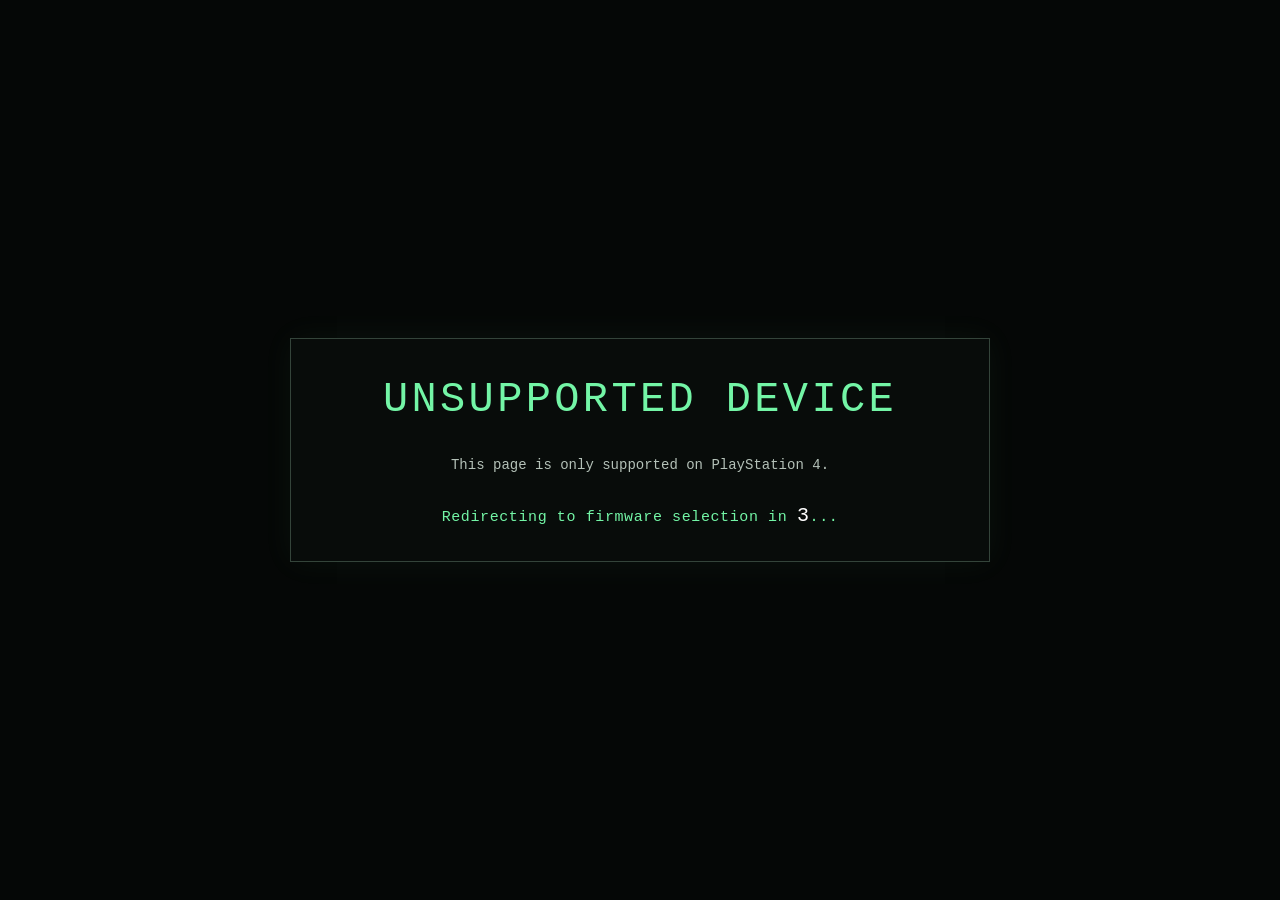
<file: version-selector.html>
<!DOCTYPE html>
<html lang="en">

<head>
    <meta charset="UTF-8">
    <meta name="viewport" content="width=device-width, initial-scale=1.0">
    <title>PlayStation 4 Relapse - Version Selection</title>
    <link rel="icon" type="image/png" href="pstation.png">    
    <style>
        :root {
            --bg: #050706;
            --panel: #080c0a;
            --panel-raised: #0d1510;
            --line: #34443a;
            --line-bright: #607b68;
            --text: #f1f6f2;
            --muted: #b4c1b8;
            --dim: #86958b;
            --green: #73f5a6;
            --green-soft: #36bd77;
            --amber: #dfbd73;
        }

        * {
            box-sizing: border-box;
            margin: 0;
            padding: 0;
        }

        #cache {
            color: var(--dim);
            display: block;
            font-size: 12px;
            margin-top: 5px;
            min-height: 18px;
            overflow-wrap: anywhere;
        }

        html {
            background: var(--bg);
        }

        body {
            display: flex;
            flex-direction: column;
            min-height: 100vh;
            background-color: var(--bg);
            background-image: linear-gradient(rgba(115, 245, 166, 0.03) 1px, transparent 1px),
                linear-gradient(90deg, rgba(115, 245, 166, 0.03) 1px, transparent 1px);
            background-size: 32px 32px;
            color: var(--text);
            font-family: "SFMono-Regular", Consolas, "Liberation Mono", monospace;
            font-size: 17px;
            line-height: 1.5;
            overflow-x: hidden;
        }

        .bg-decoration {
            display: none;
        }

        .container {
            width: min(100% - 64px, 1120px);
            display: flex;
            flex: 1 0 auto;
            flex-direction: column;
            justify-content: center;
            min-height: 0;
            margin: 0 auto;
            padding: 26px 0 28px;
        }

        .header-section {
            background: rgba(8, 12, 10, 0.92);
            border: 1px solid var(--line);
            padding: 20px 28px 24px;
            position: relative;
        }

        .header-section::before {
            color: var(--green);
            content: "●  PS4 / Relapse HOST";
            display: block;
            font-size: 14px;
            letter-spacing: 0.12em;
            margin-bottom: 18px;
        }

        .header-section::after {
            color: var(--dim);
            content: "SYS / READY   //   FW 13.02–13.52";
            font-size: 13px;
            letter-spacing: 0.08em;
            position: absolute;
            right: 32px;
            top: 21px;
        }

        .main-title {
            color: var(--text);
            font-size: clamp(32px, 5vw, 50px);
            font-weight: 400;
            letter-spacing: -0.07em;
            line-height: 1.05;
            max-width: 900px;
        }

        .main-title::before {
            color: var(--green);
            content: "> ";
        }

        .subtitle {
            color: var(--green);
            font-size: 17px;
            letter-spacing: 0.08em;
            margin-top: 14px;
            text-transform: uppercase;
        }

        .description {
            color: var(--muted);
            font-size: 15px;
            line-height: 1.55;
            margin-top: 8px;
            max-width: 650px;
        }

        .version-selection {
            background: rgba(8, 12, 10, 0.82);
            border: 1px solid var(--line);
            margin-top: 10px;
            padding: 18px 22px 16px;
        }

        .section-title {
            align-items: center;
            color: var(--muted);
            display: flex;
            font-size: 14px;
            justify-content: space-between;
            letter-spacing: 0.12em;
            border-bottom: 1px solid var(--line);
            margin-bottom: 12px;
            padding-bottom: 10px;
            text-transform: uppercase;
        }

        .section-title::before {
            color: var(--dim);
            content: "$ select --homebrew enabler";
            font-size: 13px;
            letter-spacing: 0.04em;
            order: 1;
            text-transform: none;
        }

        .section-title::after {
            content: "";
        }

        .version-grid {
            display: grid;
            gap: 12px;
            grid-template-columns: repeat(2, minmax(0, 1fr));
        }

        .version-card {
            align-items: center;
            background: var(--panel);
            border: 1px solid var(--line);
            border-left: 2px solid var(--line-bright);
            cursor: pointer;
            display: grid;
            gap: 12px 18px;
            grid-template-columns: 42px minmax(0, 1fr);
            grid-template-rows: auto 1fr auto;
            min-height: 184px;
            padding: 20px 22px;
            text-align: left;
            transition: background-color 160ms ease, border-color 160ms ease, box-shadow 160ms ease;
        }

        .version-card:hover,
        .version-card:focus {
            background: var(--panel-raised);
            border-color: var(--green-soft);
            border-left-color: var(--green);
            outline: none;
        }

        .version-card:focus-visible {
            box-shadow: 0 0 0 1px var(--green), 0 0 24px rgba(134, 245, 175, 0.08);
        }

        .version-card.latest {
            border-left-color: var(--green);
        }

        .card-index {
            align-self: start;
            color: var(--dim);
            font-size: 15px;
            grid-row: 1 / span 3;
            padding-top: 2px;
        }

        .version-card.latest .card-index {
            color: var(--green);
        }

        .version-badge {
            color: var(--amber);
            display: block;
            font-size: 13px;
            letter-spacing: 0.1em;
            margin-bottom: 10px;
            text-transform: uppercase;
        }

        .version-badge.latest {
            color: var(--green);
        }

        .version-title {
            color: var(--text);
            font-size: 21px;
            font-weight: 400;
        }

        .version-number {
            color: var(--green);
            font-size: 16px;
            margin-left: 8px;
        }

        .version-description {
            color: var(--muted);
            font-size: 14px;
            line-height: 1.5;
            margin-top: 8px;
        }

        .card-action {
            color: var(--dim);
            font-size: 14px;
            grid-column: 2;
            letter-spacing: 0.08em;
            margin-top: 12px;
            white-space: nowrap;
        }

        .version-card:hover .card-action,
        .version-card:focus .card-action {
            color: var(--green);
        }

        .version-selection::after {
            color: var(--muted);
            content: "↑↓ navigate   enter select";
            display: block;
            font-size: 13px;
            margin-top: 10px;
            text-align: right;
        }

        .credits {
            border-top: 1px solid var(--line);
            color: var(--muted);
            flex: 0 0 auto;
            font-size: 13px;
            margin: 0 auto;
            padding: 8px 20px 10px;
            text-align: center;
            width: min(100% - 64px, 1120px);
        }

        .credits-line {
            display: inline;
        }

        .credits-line + .credits-line::before {
            color: var(--line-bright);
            content: "  //  ";
        }

        .credit-label {
            color: var(--muted);
        }

        .credits a {
            color: var(--text);
            text-decoration: none;
        }

        .credits a:hover,
        .credits a:focus {
            color: var(--green);
        }

        @media (max-width: 760px) {
            .container {
                min-height: 0;
                padding: 22px 0 20px;
                width: min(100% - 32px, 560px);
            }

            .header-section {
                padding: 22px 20px 26px;
            }

            .header-section::after {
                display: none;
            }

            .main-title {
                font-size: clamp(32px, 10vw, 48px);
            }

            .section-title {
                align-items: flex-start;
                flex-direction: column;
                gap: 4px;
            }

            .section-title::before {
                order: 0;
            }

            .version-grid {
                grid-template-columns: 1fr;
            }

            .version-card {
                gap: 12px;
                grid-template-columns: 30px minmax(0, 1fr);
                min-height: 190px;
                padding: 22px 18px;
            }

            .version-selection {
                padding: 18px 16px 16px;
            }

            .credits {
                width: min(100% - 32px, 560px);
            }

            .card-action {
                display: block;
            }

            .version-description {
                max-width: 100%;
            }

            .version-selection::after {
                text-align: left;
            }

            .credits-line {
                display: block;
            }

            .credits-line + .credits-line::before {
                content: "";
                display: block;
                height: 4px;
            }
        }
    </style>
</head>

<body>
    <div class="bg-decoration" aria-hidden="true">
        <div class="floating-shape shape-1"></div>
        <div class="floating-shape shape-2"></div>
        <div class="floating-shape shape-3"></div>
    </div>

    <main class="container">
        <header class="header-section">
            <h1 class="main-title">Play Station 4 Relapse</h1>
            <p class="subtitle">Choose Your Homebrew Enabler</p>
            <p class="description">Select the Homebrew Enabler to cache and use. The host supports PS4 firmwares ranging from 13.02–13.52.</p>
        </header>

        <section class="version-selection" aria-label="GoldHEN versions">
            <div class="section-title">Available Versions</div>
            <div class="version-grid">
                <div class="version-card latest" onclick="selectVersion('2.2.0Beta')" tabindex="0"
                    data-version="latest">
                    <span class="card-index">01</span>
                    <div>
                        <div class="version-badge latest">Variation 1</div>
                        <div class="version-description">[Minimal]</div>
                        <div class="version-title">HEN<span class="version-number">2.2.0 Beta</span></div>
                        <div class="version-description">Latest HEN in beta uses by the developers when they discovered new jailbreak on the latest firmwares</div>
                    </div>
                    <span class="card-action">[ SELECT ]</span>
                </div>
                <div class="version-card latest" onclick="selectVersion('Beta')" tabindex="0"
                    data-version="latest">
                    <span class="card-index">02</span>
                    <div>
                        <div class="version-badge latest">Variation 2</div>
                        <div class="version-description">[Many Features]</div>
                        <div class="version-title">GoldHEN<span class="version-number">v2.4b18.11 for 13.52 and v2.4b18.12 for 13.02-13.50</span></div>
                        <div class="version-description">Latest GoldHEN in beta recommended for most of the users</div>
                    </div>
                    <span class="card-action">[ SELECT ]</span>
                </div>
            </div>
        </section>
    </main>

    <footer class="credits">
        <div class="credits-line">
            <span class="credit-label">Github Repository -</span>
            <a href="https://github.com/itskenethb?tab=repositories" class="nodeplay-link">itskenethb</a>
        </div>
    </footer>

    <script>
        function selectVersion(version) {
            // Store the selected version in localStorage
            localStorage.setItem('selectedGoldHENVersion', version);

            // Redirect to appropriate cache page based on version
            if (version === '2.2.0Beta') {
                window.location.href = 'HEN/index.html';
            } else if (version === 'Beta') {
                window.location.href = 'goldhen/index.html';
            }
        }

        // Gamepad navigation
        let currentFocus = 0;
        const cards = document.querySelectorAll('.version-card');

        // Handle keyboard navigation
        document.addEventListener('keydown', function (event) {
            switch (event.key) {
                case 'ArrowLeft':
                case 'ArrowUp':
                    event.preventDefault();
                    currentFocus = currentFocus > 0 ? currentFocus - 1 : cards.length - 1;
                    cards[currentFocus].focus();
                    break;
                case 'ArrowRight':
                case 'ArrowDown':
                    event.preventDefault();
                    currentFocus = currentFocus < cards.length - 1 ? currentFocus + 1 : 0;
                    cards[currentFocus].focus();
                    break;
                case 'Enter':
                case ' ':
                    event.preventDefault();
                    cards[currentFocus].click();
                    break;
            }
        });

        // Track focus changes
        cards.forEach((card, index) => {
            card.addEventListener('focus', function () {
                currentFocus = index;
            });

            // Handle Enter key on focused element
            card.addEventListener('keydown', function (event) {
                if (event.key === 'Enter' || event.key === ' ') {
                    event.preventDefault();
                    this.click();
                }
            });
        });

        // Add click animation effect
        document.querySelectorAll('.version-card').forEach(card => {
            card.addEventListener('mousedown', function () {
                this.style.transform = 'translateY(-2px) scale(0.98)';
            });

            card.addEventListener('mouseup', function () {
                this.style.transform = 'translateY(-5px) scale(1)';
            });

            card.addEventListener('mouseleave', function () {
                this.style.transform = 'translateY(0px) scale(1)';
            });

            card.addEventListener('blur', function () {
                this.style.transform = 'translateY(0px) scale(1)';
            });
        });
    </script>
    <script>
(function () {
    
    var FIRMWARE_MODE = 'range';
    var MIN_FIRMWARE = 13.02;
    var MAX_FIRMWARE = 13.52;
    
    // var FIRMWARE_MODE = 'exact';
    // var REQUIRED_FIRMWARE = 6.72;

    // var FIRMWARE_MODE = 'list';
    // var ALLOWED_FIRMWARES = [9.00,9.03,9.04,9.50];

    function getRootSelector() {
        return 'version-selector.html';
    }

    function getPS4Firmware() {
        var ua = navigator.userAgent;
        if (/PlayStation 5/i.test(ua)) {
            return null;
        }
        if (!/PlayStation 4/i.test(ua)) {
            return null;
        }
        var match = ua.match(
            /PlayStation\s+4[\/ ](\d+)\.(\d+)/
        );
        if (!match) {
            return null;
        }
        return parseFloat(match[1] + "." + match[2]);
    }

    function isPS4() {
        var ua = navigator.userAgent;
        if (/PlayStation 5/i.test(ua)) {
            return false;
        }
        return /PlayStation 4/i.test(ua);
    }

    function isFirmwareSupported(firmware) {
        if (firmware === null) {
            return false;
        }

        if (FIRMWARE_MODE === 'exact') {
            return firmware === REQUIRED_FIRMWARE;
        }

        if (FIRMWARE_MODE === 'range') {
            return (
                firmware >= MIN_FIRMWARE &&
                firmware <= MAX_FIRMWARE
            );
        }

        if (FIRMWARE_MODE === 'list') {
            return ALLOWED_FIRMWARES.indexOf(firmware) !== -1;
        }
        return false;
    }

    function getSupportedFirmwareText() {
        if (FIRMWARE_MODE === 'exact') {
            return REQUIRED_FIRMWARE.toFixed(2);
        }

        if (FIRMWARE_MODE === 'range') {
            return (
                MIN_FIRMWARE.toFixed(2) +
                ' - ' +
                MAX_FIRMWARE.toFixed(2)
            );
        }

        if (FIRMWARE_MODE === 'list') {
            return ALLOWED_FIRMWARES
                .map(function (fw) {
                    return fw.toFixed(2);
                })
                .join(', ');
        }
        return 'UNKNOWN';
    }

    function showUnsupportedDevice() {
        document.documentElement.classList.add(
            'security-error'
        );
        var screen = document.createElement('div');
        screen.id = 'securityScreen';
        screen.innerHTML =
            '<div class="security-message">' +
                '<div class="security-title">' +
                    'UNSUPPORTED DEVICE' +
                '</div>' +
                '<div class="security-info">' +
                    'This page is only supported on PlayStation 4.' +
                '</div>' +
                '<div class="security-countdown">' +
                    'Redirecting to firmware selection in ' +
                    '<span id="securityCountdown">3</span>...' +
                '</div>' +
            '</div>';
        document.body.appendChild(screen);
        startCountdown();
    }

    function showUnsupportedFirmware(firmware) {
        document.documentElement.classList.add(
            'security-error'
        );
        var screen = document.createElement('div');
        screen.id = 'securityScreen';
        screen.innerHTML =
            '<div class="security-message">' +
                '<div class="security-title">' +
                    'FIRMWARE NOT SUPPORTED' +
                '</div>' +
                '<div class="security-info">' +
                    'Detected firmware: ' +
                    (
                        firmware !== null
                            ? firmware.toFixed(2)
                            : 'UNKNOWN'
                    ) +
                '</div>' +
                '<div class="security-info">' +
                    'Supported firmware: ' +
                    getSupportedFirmwareText() +
                '</div>' +
                '<div class="security-countdown">' +
                    'Redirecting to firmware selection in ' +
                    '<span id="securityCountdown">3</span>...' +
                '</div>' +
            '</div>';
        document.body.appendChild(screen);
        startCountdown();
    }

    function startCountdown() {
        var countdown = 3;
        var countdownElement =
            document.getElementById('securityCountdown');
        var timer = setInterval(function () {
            countdown--;
            if (countdown <= 0) {
                clearInterval(timer);
                window.location.href =
                    getRootSelector();
                return;
            }
            countdownElement.textContent =
                countdown;
        }, 1000);
    }

    var style = document.createElement('style');
    style.textContent = `
        html.security-error,
        html.security-error body {
            width: 100% !important;
            height: 100% !important;
            min-height: 100% !important;
            margin: 0 !important;
            padding: 0 !important;
            overflow: hidden !important;
            background: #050706 !important;
        }
        
        html.security-error body > *:not(#securityScreen) {
            display: none !important;
        }

        #securityScreen {
            position: fixed;
            inset: 0;
            display: flex;
            align-items: center;
            justify-content: center;
            background: #050706;
            color: #73f5a6;
            font-family:
                "SFMono-Regular",
                Consolas,
                "Liberation Mono",
                monospace;
            text-align: center;
            z-index: 999999;
        }

        .security-message {
            width: min(90%, 700px);
            padding: 30px;
            border: 1px solid #34443a;
            background: #080c0a;
            box-shadow:
                0 0 30px rgba(115, 245, 166, 0.05);
        }

        .security-title {
            color: #73f5a6;
            font-size: clamp(24px, 5vw, 42px);
            font-weight: 400;
            letter-spacing: 0.08em;
            margin-bottom: 22px;
        }

        .security-info {
            color: #b4c1b8;
            font-size: 14px;
            line-height: 1.7;
        }

        .security-countdown {
            color: #73f5a6;
            font-size: 15px;
            margin-top: 24px;
            letter-spacing: 0.04em;
        }

        #securityCountdown {
            color: #ffffff;
            font-size: 20px;
        }
    `;

    document.head.appendChild(style);
    var detectedFirmware = getPS4Firmware();

    if (!isPS4()) {
        showUnsupportedDevice();
        return;
    }

    if (!isFirmwareSupported(detectedFirmware)) {
        showUnsupportedFirmware(detectedFirmware);
        return;
    }
})();
</script>
</body>
</html>
</file>
<file: assets__css__main.css>
:root{--bg:#090611;--bg2:#100a1b;--panel:#130d20;--panel2:#181025;--line:#302044;--purple:#a855f7;--pink:#e879f9;--text:#f8f3ff;--muted:#a99bbd;--dim:#766886;--green:#75f6c6;--amber:#f6c86b}
*{box-sizing:border-box}html{scroll-behavior:smooth;scroll-padding-top:90px}body{margin:0;min-height:100vh;background:var(--bg);color:var(--text);font:14px/1.5 Inter,ui-sans-serif,system-ui,-apple-system,"Segoe UI",sans-serif;overflow-x:hidden}.ambient{position:fixed;pointer-events:none;filter:blur(100px);opacity:.18;border-radius:50%;z-index:-1}.ambient-a{width:460px;height:460px;right:8%;top:-260px;background:#a855f7}.ambient-b{width:400px;height:400px;left:14%;top:520px;background:#6d28d9}
a{color:inherit;text-decoration:none}.topbar{height:78px;border-bottom:1px solid #ffffff0c;display:flex;align-items:center;justify-content:space-between;padding:0 clamp(18px,4vw,58px);background:#090611df;backdrop-filter:blur(18px);position:sticky;top:0;z-index:10}.brand{display:flex;align-items:center;gap:12px}.logo{width:42px;height:42px;border:1px solid #b76aff80;border-radius:12px;display:grid;place-items:center;font-size:23px;font-weight:950;font-style:italic;background:linear-gradient(145deg,#a855f72c,#ec48991b);box-shadow:inset 0 0 18px #a855f71a,0 0 24px #a855f714}.logo span{color:#e879f9}.brand-copy strong{display:block;font-size:13px;letter-spacing:.19em}.brand-copy small{display:block;color:#8f7da4;font-size:9px;letter-spacing:.14em;margin-top:3px}.brand-copy i{font-style:normal;color:#c084fc}.top-right{display:flex;align-items:center;gap:23px}.connection{font-size:9px;letter-spacing:.12em;color:#a6f5d5}.connection i,.terminal-bottom i{display:inline-block;width:6px;height:6px;background:var(--green);border-radius:50%;margin-right:7px;box-shadow:0 0 10px #75f6c6}.github-link{font-size:9px;letter-spacing:.11em;color:#b7a8c8}.github-link span{color:var(--pink);margin-left:5px}
.shell{display:grid;grid-template-columns:220px minmax(0,1fr);max-width:1480px;margin:0 auto}.sidebar{border-right:1px solid #ffffff0b;min-height:calc(100vh - 78px);padding:35px 15px 24px 24px;position:sticky;top:78px;height:calc(100vh - 78px);display:flex;flex-direction:column}.side-label{font-size:9px;color:#77668c;letter-spacing:.17em;font-weight:800;margin:0 0 14px 12px}.nav-item{display:flex;align-items:center;gap:11px;padding:12px;border-radius:8px;color:#9d8cae;font-size:12px;margin-bottom:5px;border:1px solid transparent}.nav-item .nav-icon{font-size:17px;color:#ad72e9;width:19px;text-align:center}.nav-item b{margin-left:auto;font-size:9px;color:#655373;font-weight:500}.nav-item.active{background:linear-gradient(90deg,#a855f71b,transparent);border-color:#a855f72b;color:#f1e5ff}.nav-item.active .nav-icon{color:#e879f9}.sidebar-bottom{margin-top:auto}.target-mini{display:flex;align-items:center;gap:10px;background:#ffffff04;border:1px solid #ffffff10;padding:12px;border-radius:9px}.ps-dot{width:8px;height:8px;border-radius:50%;background:#a855f7;box-shadow:0 0 12px #a855f7}.target-mini strong{display:block;font-size:11px}.target-mini small{display:block;color:#8b7a9c;font-size:10px;margin-top:2px}.lock{margin-left:auto;color:#b88cf5}.sidebar-note{font-size:10px;color:#756583;line-height:1.5;padding:10px 3px 0}
.content{padding:0 clamp(20px,3.3vw,48px);min-width:0}.hero{display:grid;grid-template-columns:minmax(0,1fr) 310px;align-items:center;gap:20px;padding:51px 0 35px;min-height:315px;border-bottom:1px solid #ffffff0b}.eyebrow{display:flex;align-items:center;gap:9px;color:#c9a4f5;font-size:9px;font-weight:800;letter-spacing:.18em}.eyebrow span{width:6px;height:6px;border-radius:2px;transform:rotate(45deg);background:var(--pink);box-shadow:0 0 10px var(--pink)}h1{font-size:clamp(39px,4.3vw,61px);letter-spacing:-.065em;line-height:1.02;margin:18px 0 15px;font-weight:850}h1 em{font-style:normal;background:linear-gradient(95deg,#bd75ff,#ee8df3 55%,#8b9aff);-webkit-background-clip:text;background-clip:text;color:transparent}.hero-copy>p{max-width:540px;color:var(--muted);font-size:12px;line-height:1.8;margin:0}.hero-actions{display:flex;gap:11px;flex-wrap:wrap;margin-top:22px}.btn{min-height:42px;border:1px solid transparent;border-radius:8px;padding:0 15px;display:inline-flex;align-items:center;justify-content:center;gap:10px;font:700 11px/1 system-ui;cursor:pointer;transition:transform .16s,border-color .16s,filter .16s}.btn:hover:not(:disabled){transform:translateY(-1px);filter:brightness(1.08)}.btn:focus-visible,a:focus-visible{outline:2px solid #f0abfc;outline-offset:3px}.btn-primary{background:linear-gradient(105deg,#7e22ce,#a855f7);box-shadow:0 8px 28px #7e22ce30;color:#fff}.btn-primary .play{font-size:9px}.arrow{margin-left:9px;color:#f4d9ff}.btn-quiet{border-color:#3b2a4e;background:#ffffff03;color:#d5c4e7}.btn-quiet span{color:#c084fc}
.hero-art{height:245px;position:relative;display:grid;place-items:center;overflow:hidden}.orbit{position:absolute;border:1px solid #bd7aff29;border-radius:50%;transform:rotate(-25deg)}.orbit-one{width:225px;height:95px}.orbit-two{width:280px;height:135px;transform:rotate(36deg);border-color:#ed88f526}.core{width:108px;height:108px;display:grid;place-items:center;border:1px solid #c084fc88;border-radius:30px;transform:rotate(45deg);background:linear-gradient(140deg,#a855f72b,#090611e8);box-shadow:0 0 50px #a855f729,inset 0 0 35px #a855f71a;z-index:1}.core span{transform:rotate(-45deg);font-size:53px;font-weight:950;font-style:italic;text-shadow:0 0 25px #d8b4fe}.core i{position:absolute;width:7px;height:7px;border-radius:50%;background:#e879f9;top:5px;right:5px;box-shadow:0 0 12px #e879f9}.float-tag{position:absolute;z-index:2;border:1px solid #56366d;background:#110b1cdd;backdrop-filter:blur(8px);border-radius:6px;padding:8px 10px;font-size:8px;letter-spacing:.12em;color:#d8c4ec}.tag-top{top:25px;right:3px}.tiny-pulse{display:inline-block;width:5px;height:5px;border-radius:50%;background:var(--green);margin-right:7px}.tag-bottom{left:4px;bottom:25px;display:flex;align-items:center;gap:12px}.tag-bottom small{font-size:8px;color:#9c87b1}.tag-bottom strong{font-size:15px;color:#f0dfff;letter-spacing:.03em}.grid-floor{position:absolute;bottom:-100px;width:330px;height:180px;opacity:.22;background-image:linear-gradient(#a855f7 1px,transparent 1px),linear-gradient(90deg,#a855f7 1px,transparent 1px);background-size:24px 24px;transform:perspective(130px) rotateX(55deg);mask-image:linear-gradient(transparent,#000)}
.section-title{display:flex;align-items:center;justify-content:space-between;gap:12px;margin:30px 0 15px}.section-title>div{display:flex;align-items:center;gap:13px}.section-number{width:32px;height:32px;display:grid;place-items:center;border:1px solid #a855f737;background:#a855f70b;border-radius:8px;color:#c084fc;font-size:10px;font-weight:800}.section-title h2{font-size:15px;letter-spacing:-.02em;margin:0}.section-title p{font-size:10px;color:#897899;margin:3px 0 0}.pill{font-size:8px;letter-spacing:.12em;font-weight:800;padding:7px 9px;border-radius:5px}.pill-purple{color:#d8b4fe;background:#a855f712;border:1px solid #a855f72b}.pill-amber{color:#f5d18b;background:#f6c86b0a;border:1px solid #f6c86b30}.pill-amber i{display:inline-block;width:5px;height:5px;background:var(--amber);border-radius:50%;margin-right:5px}
.profile-grid{display:grid;grid-template-columns:1.1fr 1fr 1fr;gap:12px}.profile-card{min-width:0;border:1px solid #ffffff10;border-radius:12px;background:linear-gradient(145deg,#171023,#100a18);padding:17px;position:relative;overflow:hidden}.main-profile{border-color:#7f40ad5c;background:radial-gradient(ellipse at 100% 0%,#8b5cf61c,transparent 60%),linear-gradient(145deg,#191027,#100a18)}.card-top{display:flex;align-items:center;gap:9px}.device-icon{width:28px;height:28px;border-radius:7px;display:grid;place-items:center;background:#ffffff07;color:#d5b0ff;font-size:14px}.device-icon.purple{color:#c084fc;background:#a855f716}.device-icon.pink{color:#f0abfc;background:#e879f916}.tiny-label{font-size:8px;letter-spacing:.12em;color:#9c8aac;font-weight:750}.corner-mark{margin-left:auto;color:#756382}.profile-name{font-size:14px;font-weight:750;margin-top:18px}.firmware-line{display:flex;align-items:center;gap:8px;margin-top:1px}.firmware-line strong{font-size:28px;letter-spacing:-.04em}.firmware-line>span:last-child{font-size:9px;color:#8e7e9e}.verified-dot{width:5px;height:5px;border-radius:50%;background:var(--green)}.progress-track{height:3px;background:#ffffff0b;border-radius:5px;margin:17px 0 12px;overflow:hidden}.progress-track span{display:block;width:100%;height:100%;background:linear-gradient(90deg,#8b5cf6,#e879f9);box-shadow:0 0 10px #a855f7}.profile-bottom{display:flex;justify-content:space-between;gap:6px;font-size:7px;letter-spacing:.08em;color:#7e6c8e}.profile-bottom strong{color:#c7b3d9;font-size:7px}.compact-card h3{font-size:13px;margin:15px 0 6px}.compact-card p{font-size:10px;color:#a294b1;line-height:1.65;min-height:49px;margin:0}.text-link{display:inline-block;margin-top:12px;color:#d6a8ff;font-size:10px;font-weight:700}.text-link span{color:#e879f9;margin-left:5px}
.host-title{margin-top:32px}.engine-layout{display:grid;grid-template-columns:1fr 1fr;gap:12px}.engine-card,.terminal-card{border:1px solid #ffffff10;background:linear-gradient(145deg,#171023,#0e0916);border-radius:12px;padding:18px;min-width:0}.engine-heading{display:flex;align-items:center;gap:11px}.engine-icon{width:37px;height:37px;display:grid;place-items:center;border-radius:10px;color:#e9c5ff;font-size:22px;background:linear-gradient(140deg,#a855f733,#e879f916);border:1px solid #a855f72b}.engine-heading h3{font-size:13px;margin:0}.engine-heading p{font-size:10px;color:#8e7c9e;margin:3px 0 0}.warning-box{display:flex;gap:11px;padding:13px;margin:19px 0 14px;border:1px solid #f6c86b30;background:#f6c86b08;border-radius:8px}.warning-box>span{flex:none;display:grid;place-items:center;width:18px;height:18px;border-radius:50%;border:1px solid #f6c86b8a;color:var(--amber);font-size:11px;font-weight:800}.warning-box strong{font-size:10px;color:#f8d996}.warning-box p{font-size:10px;line-height:1.65;color:#a89bb4;margin:4px 0 0}.btn-disabled{width:100%;background:#ffffff06;border-color:#ffffff0d;color:#776987;cursor:not-allowed;justify-content:flex-start}.btn-disabled small{margin-left:auto;border:1px solid #ffffff13;padding:5px 7px;border-radius:4px;font-size:7px;letter-spacing:.08em}.fineprint{font-size:9px;color:#776786;line-height:1.6;margin:10px 0 0}
.terminal-card{padding:0;overflow:hidden;background:#0a0710}.terminal-top{height:39px;display:flex;align-items:center;gap:9px;padding:0 13px;border-bottom:1px solid #ffffff0b;background:#ffffff03}.terminal-top>div{display:flex;gap:4px}.terminal-dot{width:6px;height:6px;border-radius:50%;background:#7d4b9b}.terminal-dot:first-child{background:#f17cbd}.terminal-dot:nth-child(2){background:#f6c86b}.terminal-dot:nth-child(3){background:#75f6c6}.terminal-top>span:nth-child(2){font-size:8px;letter-spacing:.08em;color:#9d8aad}.live-label{margin-left:auto;color:#75f6c6;font-size:7px;letter-spacing:.12em}.terminal-body{padding:17px 14px;min-height:155px;font:10px/2 ui-monospace,SFMono-Regular,Consolas,monospace;color:#a294b1}.terminal-body p{margin:0;white-space:normal;overflow-wrap:anywhere}.terminal-body time{color:#635471;margin-right:7px}.terminal-body b{font-weight:600}.ok{color:#75f6c6}.info{color:#c084fc}.wait{color:#f6c86b}.terminal-bottom{display:flex;justify-content:space-between;padding:10px 14px;border-top:1px solid #ffffff0b;font-size:7px;letter-spacing:.1em;color:#756585}.terminal-bottom span:first-child{color:#75f6c6}
.utility-grid{display:grid;grid-template-columns:repeat(3,1fr);gap:12px}.utility-card{border:1px solid #ffffff10;background:#ffffff03;border-radius:11px;padding:16px}.utility-icon{width:31px;height:31px;display:grid;place-items:center;border:1px solid #a855f72a;background:#a855f710;border-radius:8px;color:#d5a7ff;font-size:16px}.utility-card h3{font-size:12px;margin:12px 0 5px}.utility-card p{font-size:10px;line-height:1.65;color:#9786a7;margin:0;min-height:49px}.utility-state{display:inline-block;margin-top:13px;font-size:7px;letter-spacing:.12em;color:#b39acb;border:1px solid #ffffff12;border-radius:4px;padding:5px 7px}
footer{display:flex;align-items:center;justify-content:space-between;gap:12px;margin-top:35px;padding:18px 0 23px;border-top:1px solid #ffffff0b;color:#766784;font-size:8px;letter-spacing:.1em}.footer-brand{display:flex;align-items:center;gap:8px;color:#b8a6c9}.footer-brand strong{font-size:9px;letter-spacing:.15em}.logo.mini{width:24px;height:24px;border-radius:6px;font-size:14px}
@media(max-width:1000px){.shell{grid-template-columns:1fr}.sidebar{display:none}.hero{grid-template-columns:1fr 230px}.profile-grid{grid-template-columns:1fr 1fr}.main-profile{grid-column:span 2}.engine-layout{grid-template-columns:1fr 1fr}.content{padding:0 24px}}
@media(max-width:700px){.topbar{height:66px;padding:0 16px}.connection{display:none}.top-right{gap:0}.github-link{font-size:8px}.brand-copy strong{font-size:11px}.brand-copy small{font-size:8px}.logo{width:36px;height:36px}.content{padding:0 16px}.hero{grid-template-columns:1fr;padding:39px 0 25px}.hero-art{height:185px;grid-row:1;max-width:360px;width:100%;margin:0 auto}.hero-copy{grid-row:2}h1{font-size:46px}.hero-copy>p{font-size:12px}.section-title{align-items:flex-start}.section-title p{max-width:240px}.pill{white-space:nowrap}.profile-grid,.engine-layout,.utility-grid{grid-template-columns:1fr}.main-profile{grid-column:auto}.compact-card p,.utility-card p{min-height:0}.terminal-body{min-height:145px}footer{align-items:flex-start;flex-direction:column;gap:10px}.terminal-top>span:nth-child(2){font-size:7px}}
@media(prefers-reduced-motion:reduce){html{scroll-behavior:auto}*,*::before,*::after{transition:none!important}}
</file>
